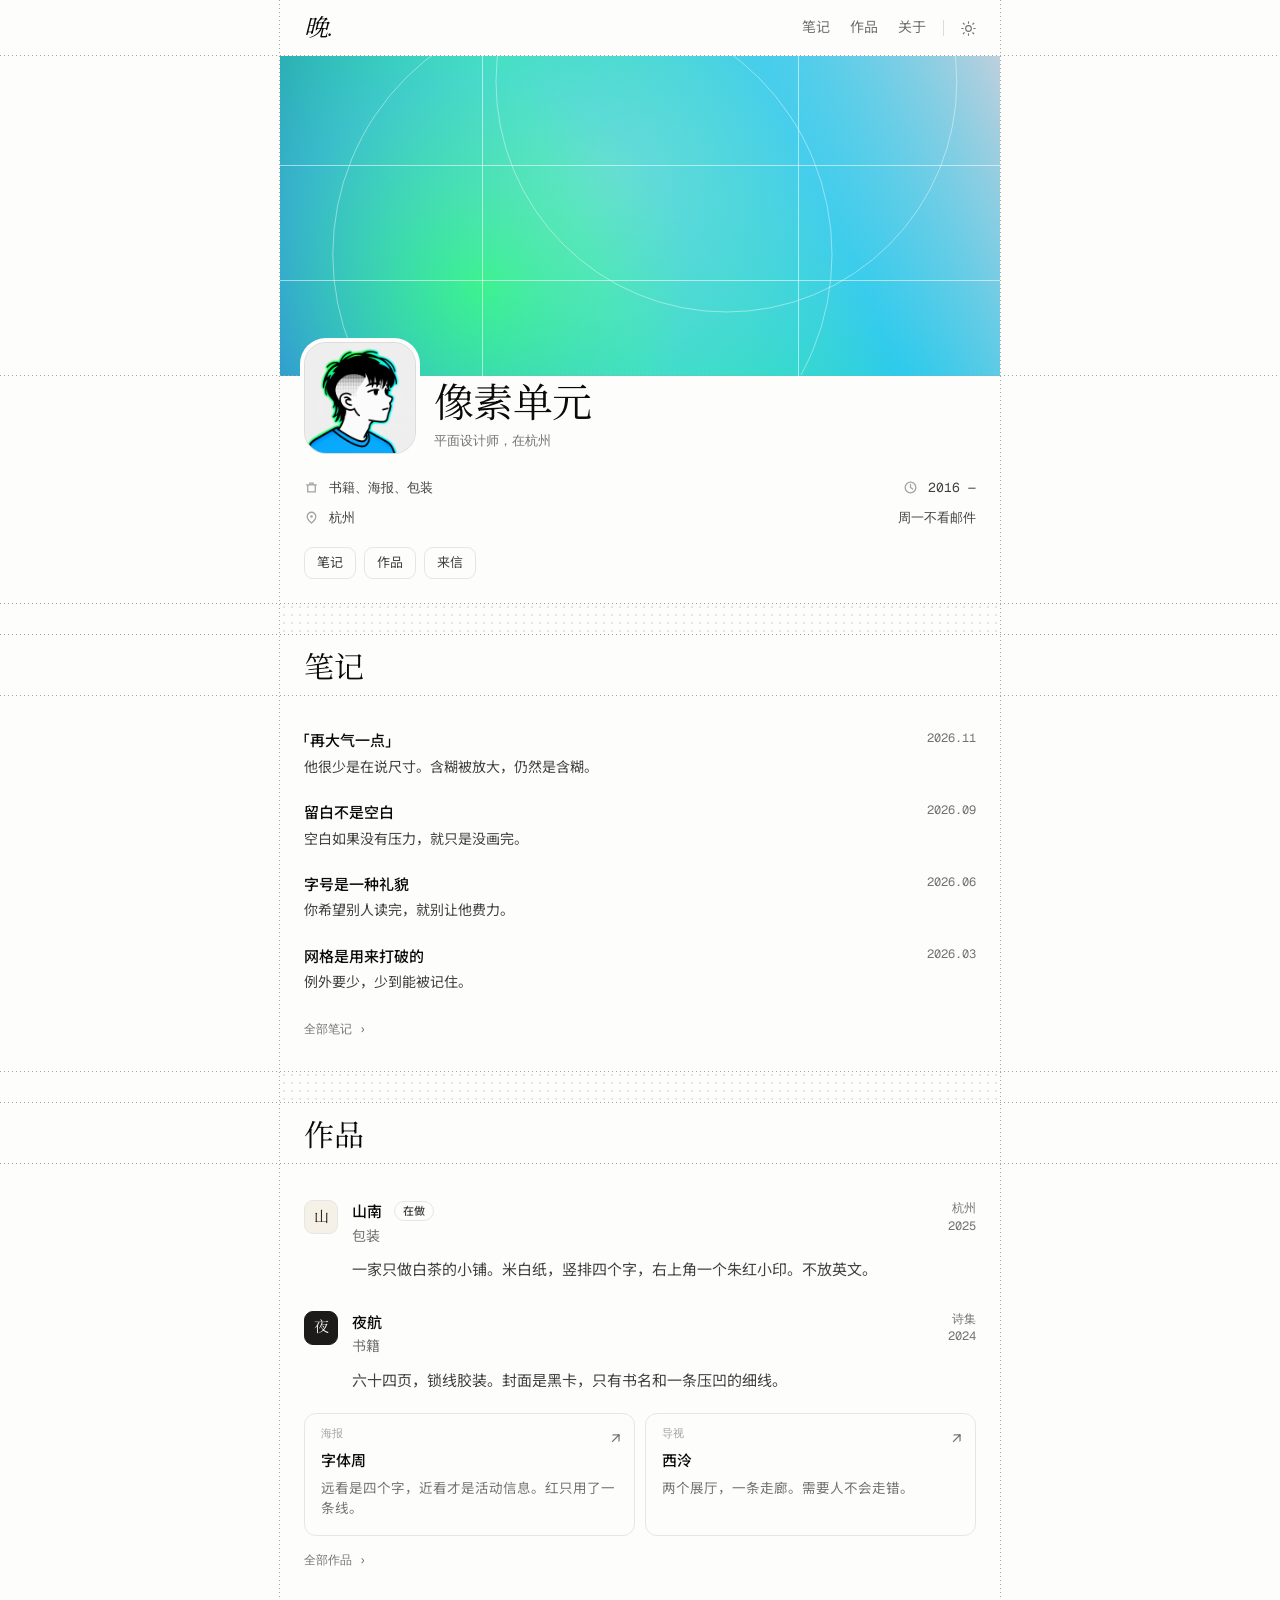
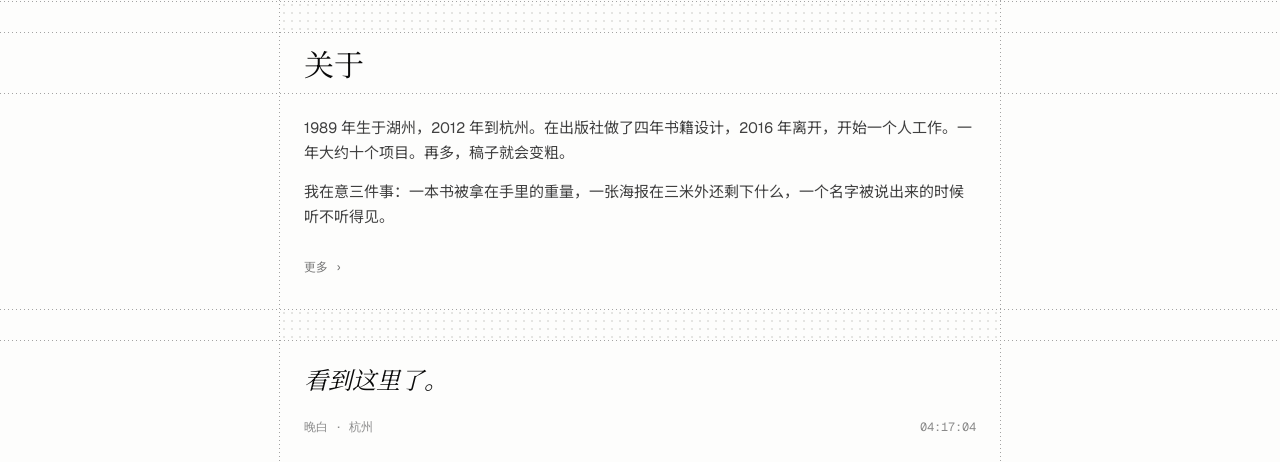
<file: index.html>
<!DOCTYPE html>
<html lang="zh-Hans">
<head>
  <meta charset="UTF-8">
  <meta name="viewport" content="width=device-width, initial-scale=1">
  <title>像素单元</title>
  <meta name="description" content="周晚白的平面设计笔记。做书、海报，和一些不需要大声说话的品牌。">
  <meta name="theme-color" content="#fdfdfc">
  <link rel="icon" href="img/favicon.png" type="image/png">
  <link rel="preconnect" href="https://fonts.googleapis.com">
  <link rel="preconnect" href="https://fonts.gstatic.com" crossorigin>
  <link rel="stylesheet" href="https://fonts.googleapis.com/css2?family=Geist:wght@400;500;600&family=Geist+Mono:wght@400;500&family=Instrument+Serif:ital@0;1&family=Noto+Sans+SC:wght@400;500&family=Noto+Serif+SC:wght@400;600&display=swap">
  <link rel="stylesheet" href="css/style.css?v=104">
  <script>try{if(localStorage.getItem("theme")==="dark")document.documentElement.setAttribute("data-theme","dark")}catch(e){}</script>
</head>
<body>
  <a class="skip" href="#main">跳到正文</a>
  <div class="page">
    <header class="top wide">
      <a class="mark" href="index.html">晚.</a>
      <div class="bar-right">
        <button class="nav-toggle" type="button" aria-expanded="false" aria-controls="site-nav">菜单</button>
        <nav class="nav" id="site-nav">
          <a href="notes.html">笔记</a>
          <a href="work.html">作品</a>
          <a href="about.html">关于</a>
        </nav>
        <span class="nav-sep" aria-hidden="true"></span>
        <button class="theme" type="button" aria-label="切换深色模式">
          <svg class="sun" viewBox="0 0 24 24" aria-hidden="true"><circle cx="12" cy="12" r="4"/><path d="M12 2.5v2M12 19.5v2M4.6 4.6l1.4 1.4M18 18l1.4 1.4M2.5 12h2M19.5 12h2M4.6 19.4 6 18M18 6l1.4-1.4"/></svg>
          <svg class="moon" viewBox="0 0 24 24" aria-hidden="true"><path d="M20 14.5A8 8 0 0 1 9.5 4a8 8 0 1 0 10.5 10.5z"/></svg>
        </button>
      </div>
      <span class="nav-progress" data-progress aria-hidden="true"></span>
    </header>

    <main id="main">
      <figure class="cover wide">
        <div class="cover-frame">
          <canvas class="cover-canvas" aria-label="蓝绿渐变。鼠标移动时，颜色会跟着散开。"></canvas>
        </div>
      </figure>

      <section class="profile">
        <div class="avatar">
          <img src="img/avatar.jpg" alt="像素单元" width="112" height="112">
        </div>
        <div class="who">
          <h1>像素单元</h1>
          <p class="role">平面设计师，在杭州</p>
        </div>
      </section>

      <ul class="facts">
        <li>
          <svg width="14" height="14" viewBox="0 0 14 14" aria-hidden="true"><path d="M2 4.5h10M3.5 4.5V11h7V4.5M5.5 4.5V3h3v1.5" fill="none" stroke="currentColor" stroke-width="1.2"/></svg>
          书籍、海报、包装
        </li>
        <li class="end">
          <svg width="14" height="14" viewBox="0 0 14 14" aria-hidden="true"><circle cx="7" cy="7" r="5" fill="none" stroke="currentColor" stroke-width="1.2"/><path d="M7 4.2V7l2 1.4" fill="none" stroke="currentColor" stroke-width="1.2" stroke-linecap="round"/></svg>
          2016 —
        </li>
        <li>
          <svg width="14" height="14" viewBox="0 0 14 14" aria-hidden="true"><path d="M7 12.2s4-3.3 4-6.1A4 4 0 0 0 3 6.1c0 2.8 4 6.1 4 6.1z" fill="none" stroke="currentColor" stroke-width="1.2"/><circle cx="7" cy="6" r="1.2" fill="currentColor"/></svg>
          杭州
        </li>
        <li class="end">周一不看邮件</li>
      </ul>

      <div class="pills">
        <a class="pill" href="notes.html">笔记</a>
        <a class="pill" href="work.html">作品</a>
        <a class="pill" href="about.html#letter">来信</a>
      </div>

      <div class="band" aria-hidden="true"></div>
      <section class="sec" id="notes">
        <header class="sec-head wide"><h2>笔记</h2></header>
        <div class="sec-body">
          <a class="note-row" href="notes/louder.html">
            <span class="note-title">「再大气一点」</span>
            <time class="note-meta" datetime="2026-11-02">2026.11</time>
            <span class="note-excerpt">他很少是在说尺寸。含糊被放大，仍然是含糊。</span>
          </a>
          <a class="note-row" href="notes/blank.html">
            <span class="note-title">留白不是空白</span>
            <time class="note-meta" datetime="2026-09-18">2026.09</time>
            <span class="note-excerpt">空白如果没有压力，就只是没画完。</span>
          </a>
          <a class="note-row" href="notes/size.html">
            <span class="note-title">字号是一种礼貌</span>
            <time class="note-meta" datetime="2026-06-04">2026.06</time>
            <span class="note-excerpt">你希望别人读完，就别让他费力。</span>
          </a>
          <a class="note-row" href="notes/grid.html">
            <span class="note-title">网格是用来打破的</span>
            <time class="note-meta" datetime="2026-03-21">2026.03</time>
            <span class="note-excerpt">例外要少，少到能被记住。</span>
          </a>
          <a class="more" href="notes.html">全部笔记 ›</a>
        </div>
      </section>

      <div class="band" aria-hidden="true"></div>
      <section class="sec" id="work">
        <header class="sec-head wide"><h2>作品</h2></header>
        <div class="sec-body">
          <article class="job">
            <span class="swatch swatch-tea" aria-hidden="true">山</span>
            <div>
              <h3>山南 <span class="status">在做</span></h3>
              <p class="job-role">包装</p>
            </div>
            <p class="job-when">杭州<br>2025</p>
            <p class="job-copy">一家只做白茶的小铺。米白纸，竖排四个字，右上角一个朱红小印。不放英文。</p>
          </article>
          <article class="job">
            <span class="swatch swatch-night" aria-hidden="true">夜</span>
            <div>
              <h3>夜航</h3>
              <p class="job-role">书籍</p>
            </div>
            <p class="job-when">诗集<br>2024</p>
            <p class="job-copy">六十四页，锁线胶装。封面是黑卡，只有书名和一条压凹的细线。</p>
          </article>
          <div class="cards">
            <a class="card" href="work/typeweek.html">
              <span class="card-arrow" aria-hidden="true">↗</span>
              <span class="card-kicker">海报</span>
              <h3>字体周</h3>
              <p>远看是四个字，近看才是活动信息。红只用了一条线。</p>
            </a>
            <a class="card" href="work/xiling.html">
              <span class="card-arrow" aria-hidden="true">↗</span>
              <span class="card-kicker">导视</span>
              <h3>西泠</h3>
              <p>两个展厅，一条走廊。需要人不会走错。</p>
            </a>
          </div>
          <a class="more" href="work.html">全部作品 ›</a>
        </div>
      </section>

      <div class="band" aria-hidden="true"></div>
      <section class="sec" id="about">
        <header class="sec-head wide"><h2>关于</h2></header>
        <div class="sec-body prose">
          <p>1989 年生于湖州，2012 年到杭州。在出版社做了四年书籍设计，2016 年离开，开始一个人工作。一年大约十个项目。再多，稿子就会变粗。</p>
          <p>我在意三件事：一本书被拿在手里的重量，一张海报在三米外还剩下什么，一个名字被说出来的时候听不听得见。</p>
          <a class="more" href="about.html">更多 ›</a>
        </div>
      </section>
    </main>

    <footer class="foot">
      <div class="band" aria-hidden="true"></div>
      <p class="end-hi">看到这里了。</p>
      <div class="foot-row">
        <span>晚白 · 杭州</span>
        <time id="clock"></time>
      </div>
    </footer>
  </div>
  <script src="js/cover.js?v=104"></script>
  <script src="js/site.js"></script>
</body>
</html>
</file>
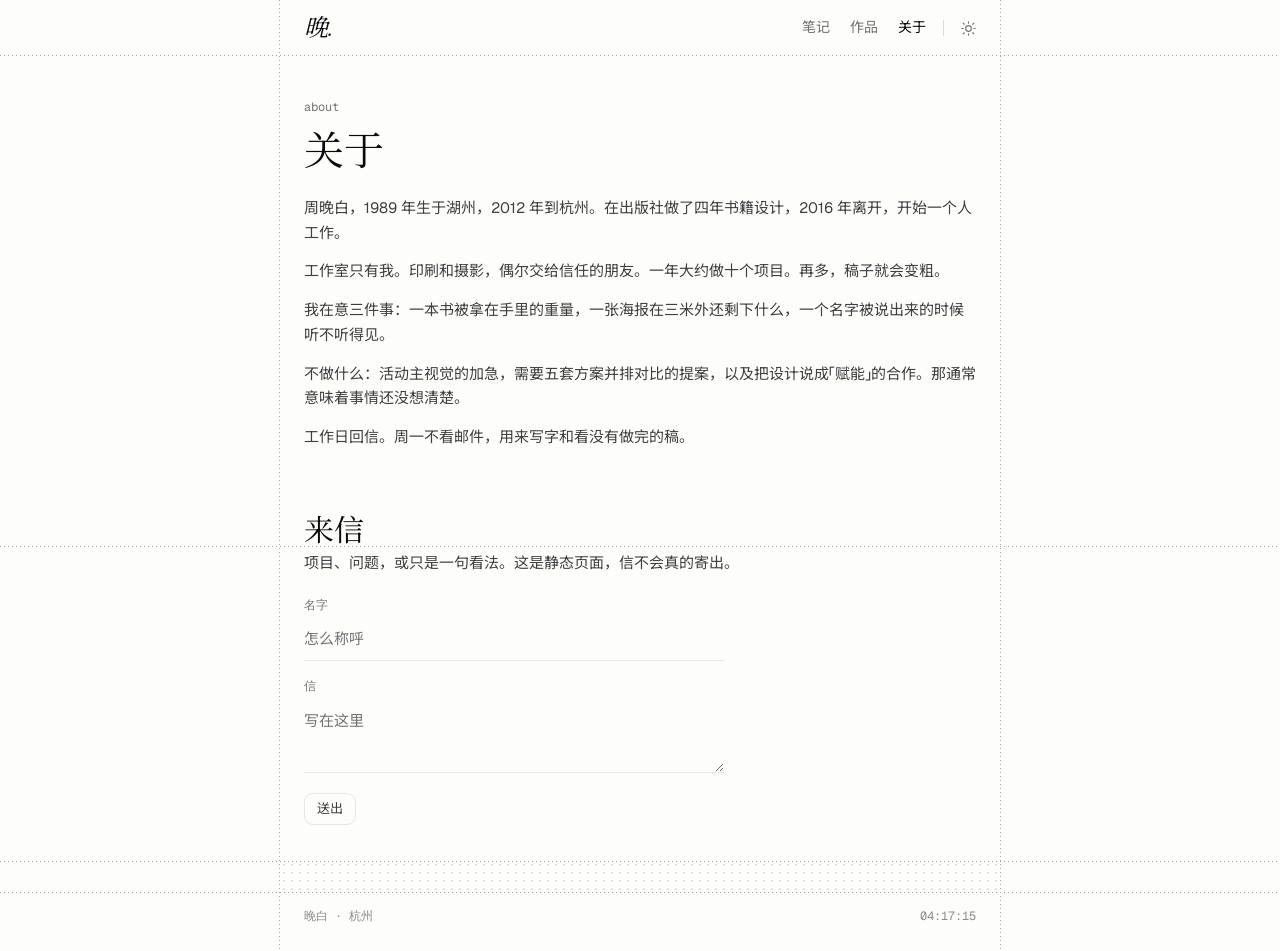
<file: about.html>
<!DOCTYPE html>
<html lang="zh-Hans">
<head>
  <meta charset="UTF-8">
  <meta name="viewport" content="width=device-width, initial-scale=1">
  <title>关于 — 晚白</title>
  <meta name="description" content="周晚白，平面设计师，2016 年起在杭州独立工作。">
  <meta name="theme-color" content="#fdfdfc">
  <link rel="icon" href="img/favicon.png" type="image/png">
  <link rel="preconnect" href="https://fonts.googleapis.com">
  <link rel="preconnect" href="https://fonts.gstatic.com" crossorigin>
  <link rel="stylesheet" href="https://fonts.googleapis.com/css2?family=Geist:wght@400;500;600&family=Geist+Mono:wght@400;500&family=Instrument+Serif:ital@0;1&family=Noto+Sans+SC:wght@400;500&family=Noto+Serif+SC:wght@400;600&display=swap">
  <link rel="stylesheet" href="css/style.css?v=94">
  <script>try{if(localStorage.getItem("theme")==="dark")document.documentElement.setAttribute("data-theme","dark")}catch(e){}</script>
</head>
<body>
  <a class="skip" href="#main">跳到正文</a>
  <div class="page">
    <header class="top wide">
      <a class="mark" href="index.html">晚.</a>
      <div class="bar-right">
        <button class="nav-toggle" type="button" aria-expanded="false" aria-controls="site-nav">菜单</button>
        <nav class="nav" id="site-nav">
          <a href="notes.html">笔记</a>
          <a href="work.html">作品</a>
          <a href="about.html" aria-current="page">关于</a>
        </nav>
        <span class="nav-sep" aria-hidden="true"></span>
        <button class="theme" type="button" aria-label="切换深色模式">
          <svg class="sun" viewBox="0 0 24 24" aria-hidden="true"><circle cx="12" cy="12" r="4"/><path d="M12 2.5v2M12 19.5v2M4.6 4.6l1.4 1.4M18 18l1.4 1.4M2.5 12h2M19.5 12h2M4.6 19.4 6 18M18 6l1.4-1.4"/></svg>
          <svg class="moon" viewBox="0 0 24 24" aria-hidden="true"><path d="M20 14.5A8 8 0 0 1 9.5 4a8 8 0 1 0 10.5 10.5z"/></svg>
        </button>
      </div>
      <span class="nav-progress" data-progress aria-hidden="true"></span>
    </header>

  <main id="main">
    <div class="sheet">
      <p class="kicker">about</p>
      <h1>关于</h1>
      <div class="sec-body prose">
        <p>周晚白，1989 年生于湖州，2012 年到杭州。在出版社做了四年书籍设计，2016 年离开，开始一个人工作。</p>
        <p>工作室只有我。印刷和摄影，偶尔交给信任的朋友。一年大约做十个项目。再多，稿子就会变粗。</p>
        <p>我在意三件事：一本书被拿在手里的重量，一张海报在三米外还剩下什么，一个名字被说出来的时候听不听得见。</p>
        <p>不做什么：活动主视觉的加急，需要五套方案并排对比的提案，以及把设计说成「赋能」的合作。那通常意味着事情还没想清楚。</p>
        <p>工作日回信。周一不看邮件，用来写字和看没有做完的稿。</p>
      </div>

      <section class="sec" id="letter">
        <header class="sec-head wide"><h2>来信</h2></header>
        <div class="sec-body">
          <p style="color:var(--prose);margin:0 0 8px">项目、问题，或只是一句看法。这是静态页面，信不会真的寄出。</p>
          <form class="letter-form">
            <label for="name">名字</label>
            <input id="name" name="name" type="text" required autocomplete="name" placeholder="怎么称呼">
            <label for="letter">信</label>
            <textarea id="letter" name="letter" required placeholder="写在这里"></textarea>
            <button class="pill" type="submit" style="margin-top:16px">送出</button>
            <p class="form-done" hidden>记下了。信留在你的浏览器里。</p>
          </form>
        </div>
      </section>
    </div>
  </main>

    <footer class="foot">
      <div class="band" aria-hidden="true"></div>
      <div class="foot-row">
        <span>晚白 · 杭州</span>
        <time id="clock"></time>
      </div>
    </footer>
  </div>
  <script src="js/site.js"></script>
</body>
</html>
</file>
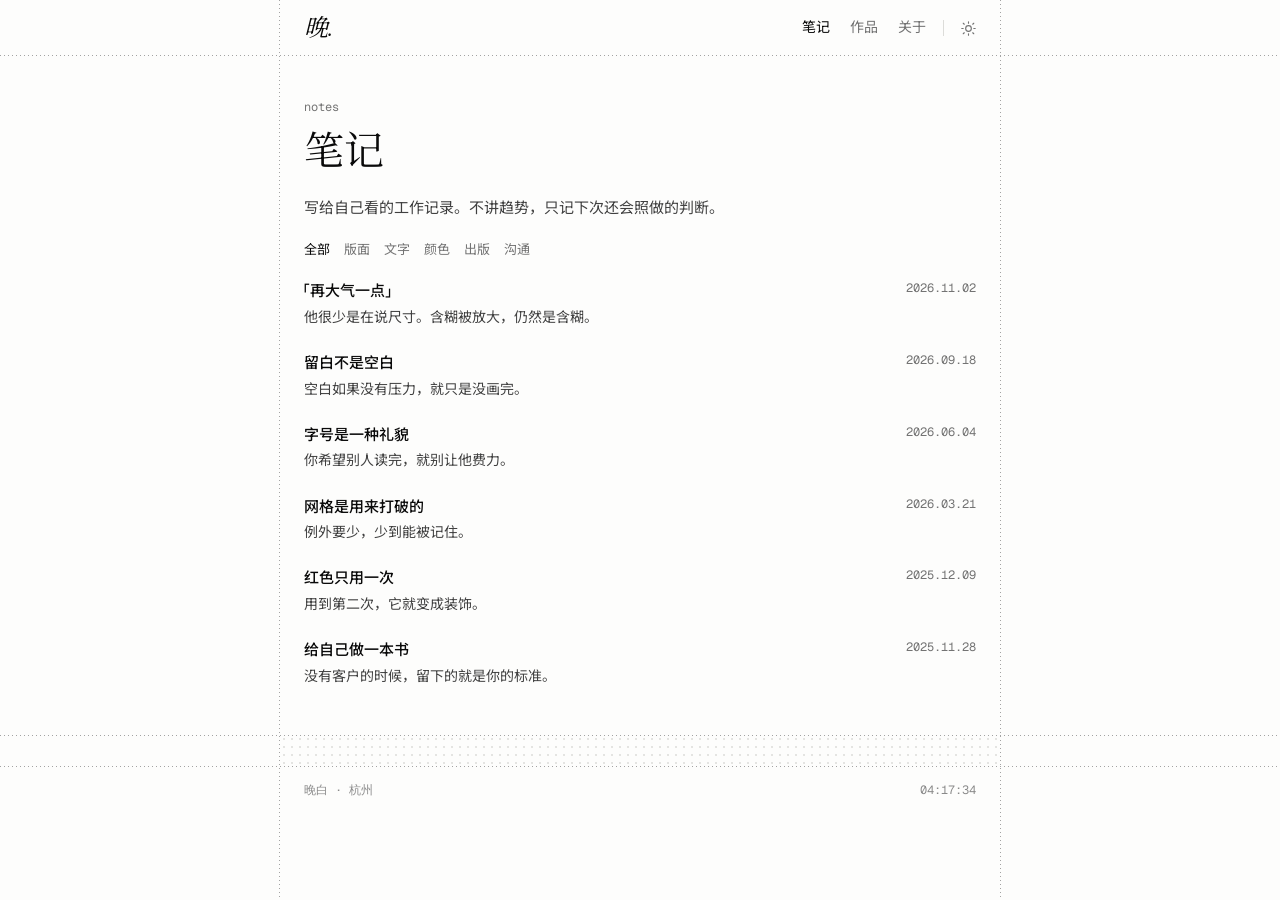
<file: notes.html>
<!DOCTYPE html>
<html lang="zh-Hans">
<head>
  <meta charset="UTF-8">
  <meta name="viewport" content="width=device-width, initial-scale=1">
  <title>笔记 — 晚白</title>
  <meta name="description" content="周晚白的设计笔记：版面、文字、颜色、出版。">
  <meta name="theme-color" content="#fdfdfc">
  <link rel="icon" href="img/favicon.png" type="image/png">
  <link rel="preconnect" href="https://fonts.googleapis.com">
  <link rel="preconnect" href="https://fonts.gstatic.com" crossorigin>
  <link rel="stylesheet" href="https://fonts.googleapis.com/css2?family=Geist:wght@400;500;600&family=Geist+Mono:wght@400;500&family=Instrument+Serif:ital@0;1&family=Noto+Sans+SC:wght@400;500&family=Noto+Serif+SC:wght@400;600&display=swap">
  <link rel="stylesheet" href="css/style.css?v=94">
  <script>try{if(localStorage.getItem("theme")==="dark")document.documentElement.setAttribute("data-theme","dark")}catch(e){}</script>
</head>
<body>
  <a class="skip" href="#main">跳到正文</a>
  <div class="page">
    <header class="top wide">
      <a class="mark" href="index.html">晚.</a>
      <div class="bar-right">
        <button class="nav-toggle" type="button" aria-expanded="false" aria-controls="site-nav">菜单</button>
        <nav class="nav" id="site-nav">
          <a href="notes.html" aria-current="page">笔记</a>
          <a href="work.html">作品</a>
          <a href="about.html">关于</a>
        </nav>
        <span class="nav-sep" aria-hidden="true"></span>
        <button class="theme" type="button" aria-label="切换深色模式">
          <svg class="sun" viewBox="0 0 24 24" aria-hidden="true"><circle cx="12" cy="12" r="4"/><path d="M12 2.5v2M12 19.5v2M4.6 4.6l1.4 1.4M18 18l1.4 1.4M2.5 12h2M19.5 12h2M4.6 19.4 6 18M18 6l1.4-1.4"/></svg>
          <svg class="moon" viewBox="0 0 24 24" aria-hidden="true"><path d="M20 14.5A8 8 0 0 1 9.5 4a8 8 0 1 0 10.5 10.5z"/></svg>
        </button>
      </div>
      <span class="nav-progress" data-progress aria-hidden="true"></span>
    </header>

  <main id="main">
    <div class="sheet">
      <p class="kicker">notes</p>
      <h1>笔记</h1>
      <div class="sec-body">
        <p class="prose" style="color:var(--prose);margin:0 0 18px">写给自己看的工作记录。不讲趋势，只记下次还会照做的判断。</p>
        <div class="filters" role="toolbar" aria-label="按主题筛选">
          <button type="button" data-filter="all" class="is-active">全部</button>
          <button type="button" data-filter="layout">版面</button>
          <button type="button" data-filter="type">文字</button>
          <button type="button" data-filter="color">颜色</button>
          <button type="button" data-filter="print">出版</button>
          <button type="button" data-filter="talk">沟通</button>
        </div>
        <a class="note-row" href="notes/louder.html" data-topic="talk">
          <span class="note-title">「再大气一点」</span>
          <time class="note-meta" datetime="2026-11-02">2026.11.02</time>
          <span class="note-excerpt">他很少是在说尺寸。含糊被放大，仍然是含糊。</span>
        </a>
        <a class="note-row" href="notes/blank.html" data-topic="layout">
          <span class="note-title">留白不是空白</span>
          <time class="note-meta" datetime="2026-09-18">2026.09.18</time>
          <span class="note-excerpt">空白如果没有压力，就只是没画完。</span>
        </a>
        <a class="note-row" href="notes/size.html" data-topic="type">
          <span class="note-title">字号是一种礼貌</span>
          <time class="note-meta" datetime="2026-06-04">2026.06.04</time>
          <span class="note-excerpt">你希望别人读完，就别让他费力。</span>
        </a>
        <a class="note-row" href="notes/grid.html" data-topic="layout">
          <span class="note-title">网格是用来打破的</span>
          <time class="note-meta" datetime="2026-03-21">2026.03.21</time>
          <span class="note-excerpt">例外要少，少到能被记住。</span>
        </a>
        <a class="note-row" href="notes/red.html" data-topic="color">
          <span class="note-title">红色只用一次</span>
          <time class="note-meta" datetime="2025-12-09">2025.12.09</time>
          <span class="note-excerpt">用到第二次，它就变成装饰。</span>
        </a>
        <a class="note-row" href="notes/book.html" data-topic="print">
          <span class="note-title">给自己做一本书</span>
          <time class="note-meta" datetime="2025-11-28">2025.11.28</time>
          <span class="note-excerpt">没有客户的时候，留下的就是你的标准。</span>
        </a>
        <p class="empty-note" hidden>这个主题下还没有笔记。</p>
      </div>
    </div>
  </main>

    <footer class="foot">
      <div class="band" aria-hidden="true"></div>
      <div class="foot-row">
        <span>晚白 · 杭州</span>
        <time id="clock"></time>
      </div>
    </footer>
  </div>
  <script src="js/site.js"></script>
</body>
</html>
</file>
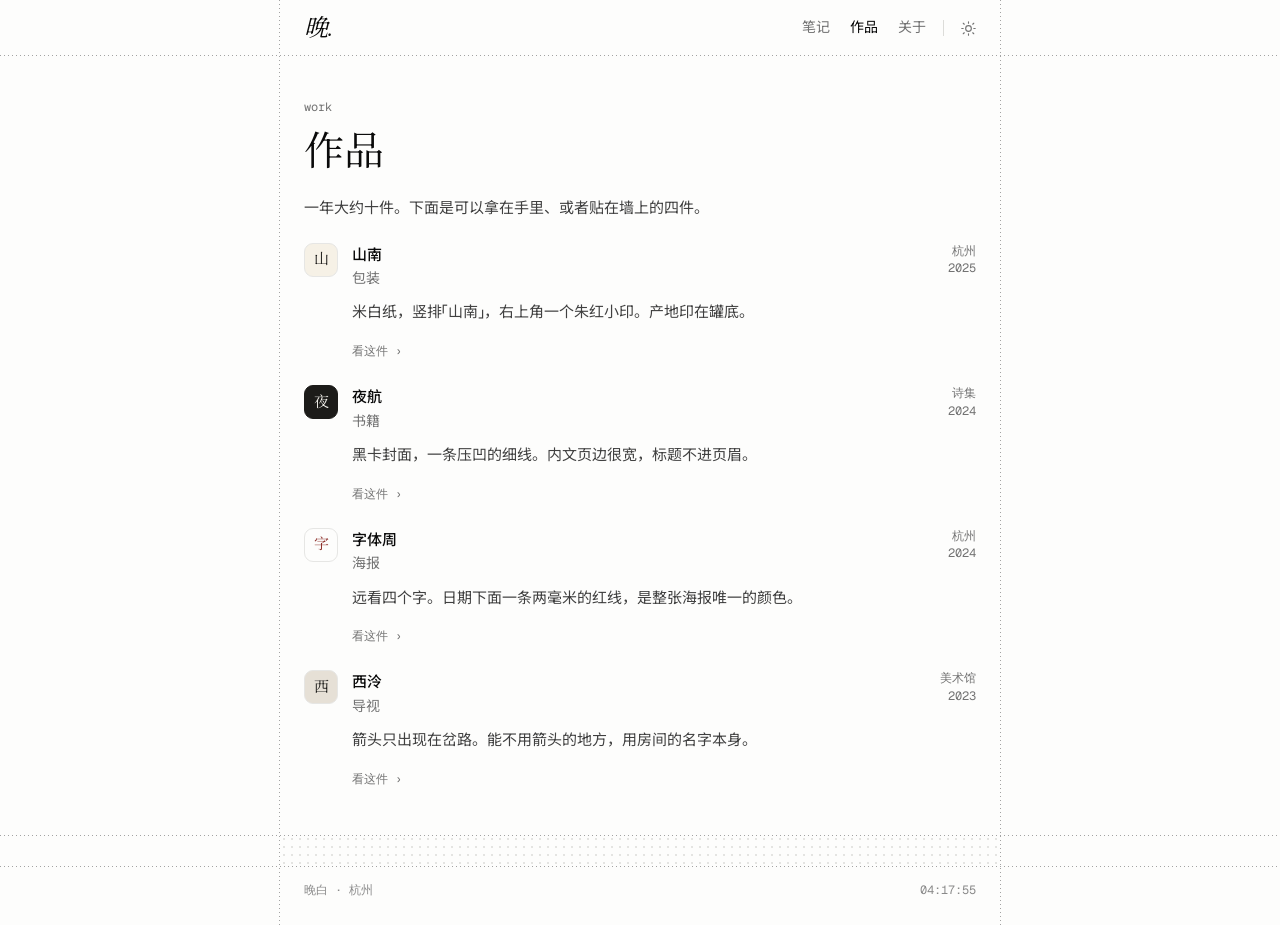
<file: work.html>
<!DOCTYPE html>
<html lang="zh-Hans">
<head>
  <meta charset="UTF-8">
  <meta name="viewport" content="width=device-width, initial-scale=1">
  <title>作品 — 晚白</title>
  <meta name="description" content="周晚白的平面设计作品：包装、书籍、海报、导视。">
  <meta name="theme-color" content="#fdfdfc">
  <link rel="icon" href="img/favicon.png" type="image/png">
  <link rel="preconnect" href="https://fonts.googleapis.com">
  <link rel="preconnect" href="https://fonts.gstatic.com" crossorigin>
  <link rel="stylesheet" href="https://fonts.googleapis.com/css2?family=Geist:wght@400;500;600&family=Geist+Mono:wght@400;500&family=Instrument+Serif:ital@0;1&family=Noto+Sans+SC:wght@400;500&family=Noto+Serif+SC:wght@400;600&display=swap">
  <link rel="stylesheet" href="css/style.css?v=94">
  <script>try{if(localStorage.getItem("theme")==="dark")document.documentElement.setAttribute("data-theme","dark")}catch(e){}</script>
</head>
<body>
  <a class="skip" href="#main">跳到正文</a>
  <div class="page">
    <header class="top wide">
      <a class="mark" href="index.html">晚.</a>
      <div class="bar-right">
        <button class="nav-toggle" type="button" aria-expanded="false" aria-controls="site-nav">菜单</button>
        <nav class="nav" id="site-nav">
          <a href="notes.html">笔记</a>
          <a href="work.html" aria-current="page">作品</a>
          <a href="about.html">关于</a>
        </nav>
        <span class="nav-sep" aria-hidden="true"></span>
        <button class="theme" type="button" aria-label="切换深色模式">
          <svg class="sun" viewBox="0 0 24 24" aria-hidden="true"><circle cx="12" cy="12" r="4"/><path d="M12 2.5v2M12 19.5v2M4.6 4.6l1.4 1.4M18 18l1.4 1.4M2.5 12h2M19.5 12h2M4.6 19.4 6 18M18 6l1.4-1.4"/></svg>
          <svg class="moon" viewBox="0 0 24 24" aria-hidden="true"><path d="M20 14.5A8 8 0 0 1 9.5 4a8 8 0 1 0 10.5 10.5z"/></svg>
        </button>
      </div>
      <span class="nav-progress" data-progress aria-hidden="true"></span>
    </header>

  <main id="main">
    <div class="sheet">
      <p class="kicker">work</p>
      <h1>作品</h1>
      <div class="sec-body">
        <p style="color:var(--prose);margin:0 0 8px">一年大约十件。下面是可以拿在手里、或者贴在墙上的四件。</p>
        <article class="job">
          <span class="swatch swatch-tea" aria-hidden="true">山</span>
          <div>
            <h3><a href="work/shannan.html">山南</a></h3>
            <p class="job-role">包装</p>
          </div>
          <p class="job-when">杭州<br>2025</p>
          <p class="job-copy">米白纸，竖排「山南」，右上角一个朱红小印。产地印在罐底。</p>
          <a class="more" href="work/shannan.html">看这件 ›</a>
        </article>
        <article class="job">
          <span class="swatch swatch-night" aria-hidden="true">夜</span>
          <div>
            <h3><a href="work/night.html">夜航</a></h3>
            <p class="job-role">书籍</p>
          </div>
          <p class="job-when">诗集<br>2024</p>
          <p class="job-copy">黑卡封面，一条压凹的细线。内文页边很宽，标题不进页眉。</p>
          <a class="more" href="work/night.html">看这件 ›</a>
        </article>
        <article class="job">
          <span class="swatch swatch-type" aria-hidden="true">字</span>
          <div>
            <h3><a href="work/typeweek.html">字体周</a></h3>
            <p class="job-role">海报</p>
          </div>
          <p class="job-when">杭州<br>2024</p>
          <p class="job-copy">远看四个字。日期下面一条两毫米的红线，是整张海报唯一的颜色。</p>
          <a class="more" href="work/typeweek.html">看这件 ›</a>
        </article>
        <article class="job">
          <span class="swatch swatch-way" aria-hidden="true">西</span>
          <div>
            <h3><a href="work/xiling.html">西泠</a></h3>
            <p class="job-role">导视</p>
          </div>
          <p class="job-when">美术馆<br>2023</p>
          <p class="job-copy">箭头只出现在岔路。能不用箭头的地方，用房间的名字本身。</p>
          <a class="more" href="work/xiling.html">看这件 ›</a>
        </article>
      </div>
    </div>
  </main>

    <footer class="foot">
      <div class="band" aria-hidden="true"></div>
      <div class="foot-row">
        <span>晚白 · 杭州</span>
        <time id="clock"></time>
      </div>
    </footer>
  </div>
  <script src="js/site.js"></script>
</body>
</html>
</file>
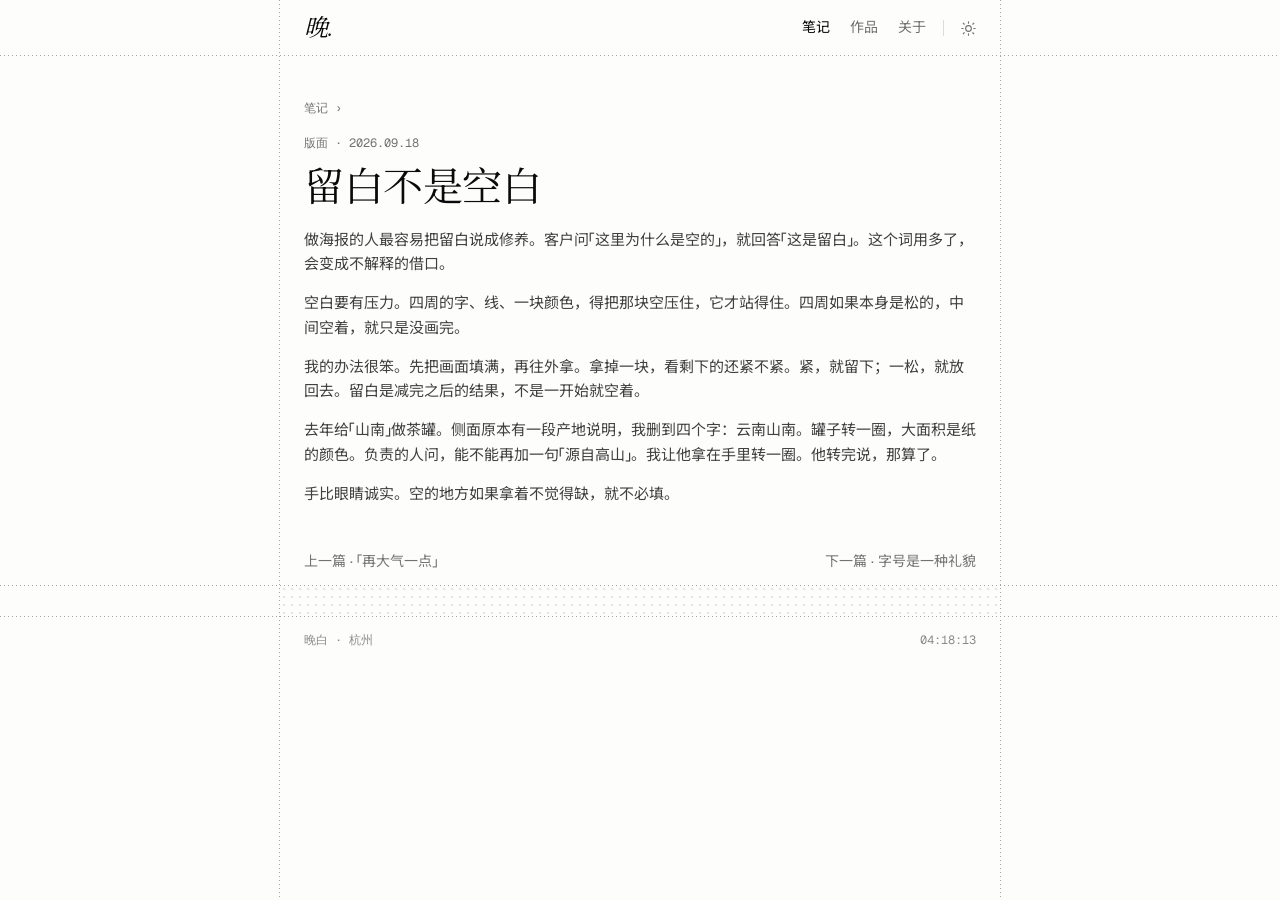
<file: notes/blank.html>
<!DOCTYPE html>
<html lang="zh-Hans">
<head>
  <meta charset="UTF-8">
  <meta name="viewport" content="width=device-width, initial-scale=1">
  <title>留白不是空白 — 晚白</title>
  <meta name="description" content="空白要有压力。四周如果是松的，中间空着就只是没画完。">
  <meta name="theme-color" content="#fdfdfc">
  <link rel="icon" href="../img/favicon.png" type="image/png">
  <link rel="preconnect" href="https://fonts.googleapis.com">
  <link rel="preconnect" href="https://fonts.gstatic.com" crossorigin>
  <link rel="stylesheet" href="https://fonts.googleapis.com/css2?family=Geist:wght@400;500;600&family=Geist+Mono:wght@400;500&family=Instrument+Serif:ital@0;1&family=Noto+Sans+SC:wght@400;500&family=Noto+Serif+SC:wght@400;600&display=swap">
  <link rel="stylesheet" href="../css/style.css?v=94">
  <script>try{if(localStorage.getItem("theme")==="dark")document.documentElement.setAttribute("data-theme","dark")}catch(e){}</script>
</head>
<body>
  <a class="skip" href="#main">跳到正文</a>
  <div class="page">
    <header class="top wide">
      <a class="mark" href="../index.html">晚.</a>
      <div class="bar-right">
        <button class="nav-toggle" type="button" aria-expanded="false" aria-controls="site-nav">菜单</button>
        <nav class="nav" id="site-nav">
          <a href="../notes.html" aria-current="page">笔记</a>
          <a href="../work.html">作品</a>
          <a href="../about.html">关于</a>
        </nav>
        <span class="nav-sep" aria-hidden="true"></span>
        <button class="theme" type="button" aria-label="切换深色模式">
          <svg class="sun" viewBox="0 0 24 24" aria-hidden="true"><circle cx="12" cy="12" r="4"/><path d="M12 2.5v2M12 19.5v2M4.6 4.6l1.4 1.4M18 18l1.4 1.4M2.5 12h2M19.5 12h2M4.6 19.4 6 18M18 6l1.4-1.4"/></svg>
          <svg class="moon" viewBox="0 0 24 24" aria-hidden="true"><path d="M20 14.5A8 8 0 0 1 9.5 4a8 8 0 1 0 10.5 10.5z"/></svg>
        </button>
      </div>
      <span class="nav-progress" data-progress aria-hidden="true"></span>
    </header>
  <main id="main">
    <article class="sheet">
      <a class="more" href="../notes.html">笔记 ›</a>
      <p class="kicker">版面 · 2026.09.18</p>
      <h1>留白不是空白</h1>
      <div class="prose">
        <p>做海报的人最容易把留白说成修养。客户问「这里为什么是空的」，就回答「这是留白」。这个词用多了，会变成不解释的借口。</p>
        <p>空白要有压力。四周的字、线、一块颜色，得把那块空压住，它才站得住。四周如果本身是松的，中间空着，就只是没画完。</p>
        <p>我的办法很笨。先把画面填满，再往外拿。拿掉一块，看剩下的还紧不紧。紧，就留下；一松，就放回去。留白是减完之后的结果，不是一开始就空着。</p>
        <p>去年给「山南」做茶罐。侧面原本有一段产地说明，我删到四个字：云南山南。罐子转一圈，大面积是纸的颜色。负责的人问，能不能再加一句「源自高山」。我让他拿在手里转一圈。他转完说，那算了。</p>
        <p>手比眼睛诚实。空的地方如果拿着不觉得缺，就不必填。</p>
      </div>
      <nav class="pager" aria-label="相邻笔记">
        <a href="louder.html">上一篇 · 「再大气一点」</a>
        <a href="size.html">下一篇 · 字号是一种礼貌</a>
      </nav>
    </article>
  </main>
    <footer class="foot">
      <div class="band" aria-hidden="true"></div>
      <div class="foot-row">
        <span>晚白 · 杭州</span>
        <time id="clock"></time>
      </div>
    </footer>
  </div>
  <script src="../js/site.js"></script>
</body>
</html>
</file>
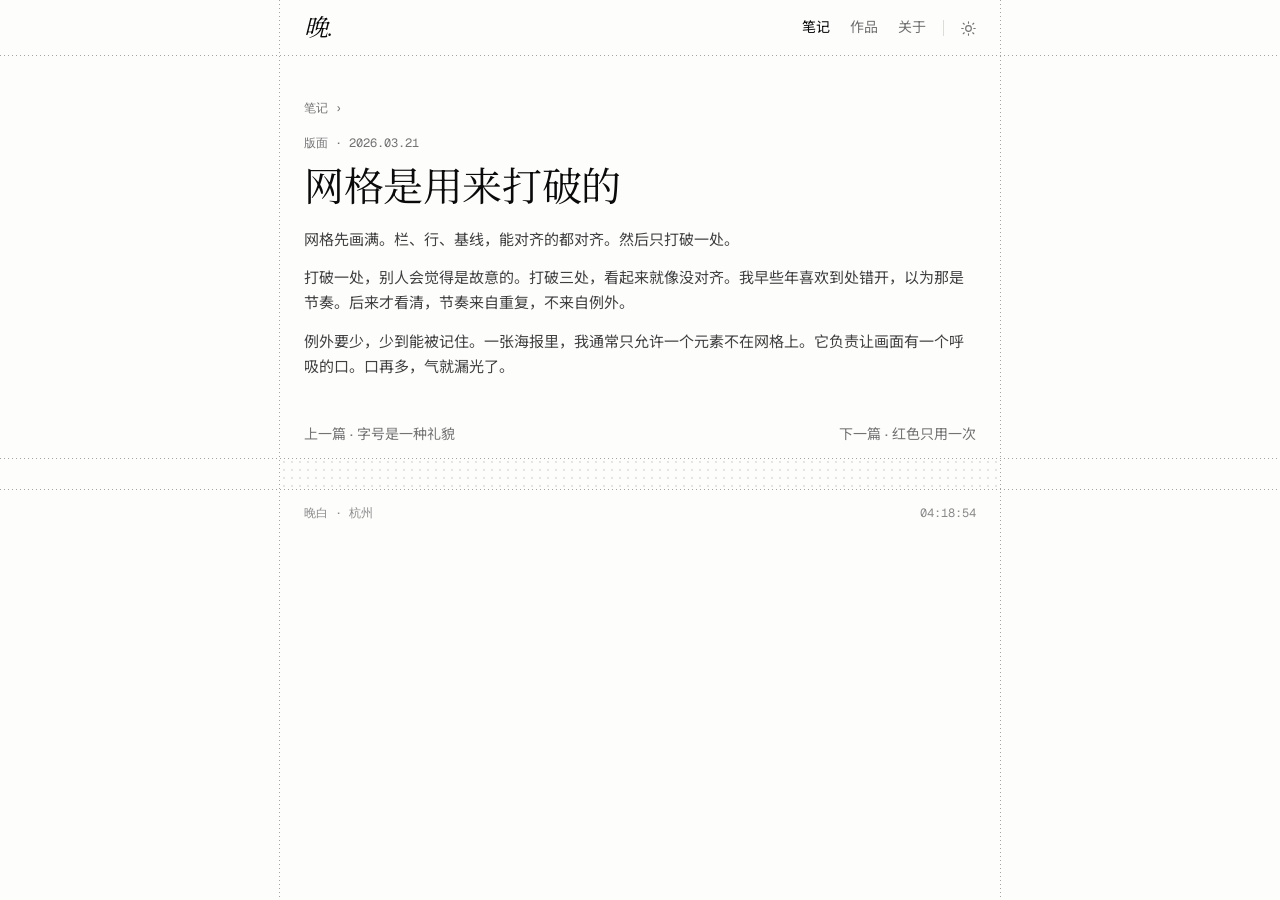
<file: notes/grid.html>
<!DOCTYPE html>
<html lang="zh-Hans">
<head>
  <meta charset="UTF-8">
  <meta name="viewport" content="width=device-width, initial-scale=1">
  <title>网格是用来打破的 — 晚白</title>
  <meta name="description" content="网格先画满，然后只打破一处。例外要少，少到能被记住。">
  <meta name="theme-color" content="#fdfdfc">
  <link rel="icon" href="../img/favicon.png" type="image/png">
  <link rel="preconnect" href="https://fonts.googleapis.com">
  <link rel="preconnect" href="https://fonts.gstatic.com" crossorigin>
  <link rel="stylesheet" href="https://fonts.googleapis.com/css2?family=Geist:wght@400;500;600&family=Geist+Mono:wght@400;500&family=Instrument+Serif:ital@0;1&family=Noto+Sans+SC:wght@400;500&family=Noto+Serif+SC:wght@400;600&display=swap">
  <link rel="stylesheet" href="../css/style.css?v=94">
  <script>try{if(localStorage.getItem("theme")==="dark")document.documentElement.setAttribute("data-theme","dark")}catch(e){}</script>
</head>
<body>
  <a class="skip" href="#main">跳到正文</a>
  <div class="page">
    <header class="top wide">
      <a class="mark" href="../index.html">晚.</a>
      <div class="bar-right">
        <button class="nav-toggle" type="button" aria-expanded="false" aria-controls="site-nav">菜单</button>
        <nav class="nav" id="site-nav">
          <a href="../notes.html" aria-current="page">笔记</a>
          <a href="../work.html">作品</a>
          <a href="../about.html">关于</a>
        </nav>
        <span class="nav-sep" aria-hidden="true"></span>
        <button class="theme" type="button" aria-label="切换深色模式">
          <svg class="sun" viewBox="0 0 24 24" aria-hidden="true"><circle cx="12" cy="12" r="4"/><path d="M12 2.5v2M12 19.5v2M4.6 4.6l1.4 1.4M18 18l1.4 1.4M2.5 12h2M19.5 12h2M4.6 19.4 6 18M18 6l1.4-1.4"/></svg>
          <svg class="moon" viewBox="0 0 24 24" aria-hidden="true"><path d="M20 14.5A8 8 0 0 1 9.5 4a8 8 0 1 0 10.5 10.5z"/></svg>
        </button>
      </div>
      <span class="nav-progress" data-progress aria-hidden="true"></span>
    </header>
  <main id="main">
    <article class="sheet">
      <a class="more" href="../notes.html">笔记 ›</a>
      <p class="kicker">版面 · 2026.03.21</p>
      <h1>网格是用来打破的</h1>
      <div class="prose">
        <p>网格先画满。栏、行、基线，能对齐的都对齐。然后只打破一处。</p>
        <p>打破一处，别人会觉得是故意的。打破三处，看起来就像没对齐。我早些年喜欢到处错开，以为那是节奏。后来才看清，节奏来自重复，不来自例外。</p>
        <p>例外要少，少到能被记住。一张海报里，我通常只允许一个元素不在网格上。它负责让画面有一个呼吸的口。口再多，气就漏光了。</p>
      </div>
      <nav class="pager" aria-label="相邻笔记">
        <a href="size.html">上一篇 · 字号是一种礼貌</a>
        <a href="red.html">下一篇 · 红色只用一次</a>
      </nav>
    </article>
  </main>
    <footer class="foot">
      <div class="band" aria-hidden="true"></div>
      <div class="foot-row">
        <span>晚白 · 杭州</span>
        <time id="clock"></time>
      </div>
    </footer>
  </div>
  <script src="../js/site.js"></script>
</body>
</html>
</file>
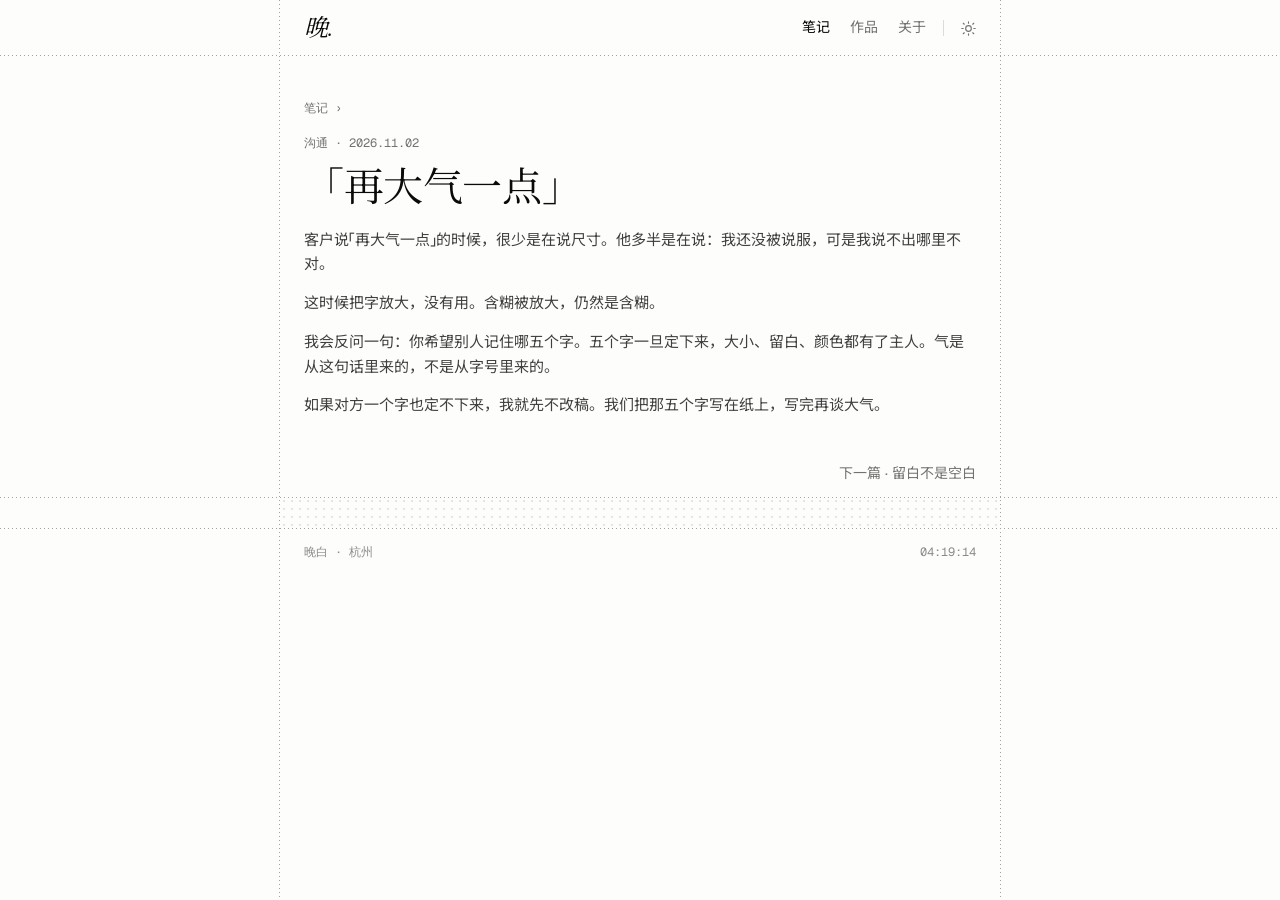
<file: notes/louder.html>
<!DOCTYPE html>
<html lang="zh-Hans">
<head>
  <meta charset="UTF-8">
  <meta name="viewport" content="width=device-width, initial-scale=1">
  <title>「再大气一点」 — 晚白</title>
  <meta name="description" content="客户说再大气一点的时候，很少是在说尺寸。">
  <meta name="theme-color" content="#fdfdfc">
  <link rel="icon" href="../img/favicon.png" type="image/png">
  <link rel="preconnect" href="https://fonts.googleapis.com">
  <link rel="preconnect" href="https://fonts.gstatic.com" crossorigin>
  <link rel="stylesheet" href="https://fonts.googleapis.com/css2?family=Geist:wght@400;500;600&family=Geist+Mono:wght@400;500&family=Instrument+Serif:ital@0;1&family=Noto+Sans+SC:wght@400;500&family=Noto+Serif+SC:wght@400;600&display=swap">
  <link rel="stylesheet" href="../css/style.css?v=94">
  <script>try{if(localStorage.getItem("theme")==="dark")document.documentElement.setAttribute("data-theme","dark")}catch(e){}</script>
</head>
<body>
  <a class="skip" href="#main">跳到正文</a>
  <div class="page">
    <header class="top wide">
      <a class="mark" href="../index.html">晚.</a>
      <div class="bar-right">
        <button class="nav-toggle" type="button" aria-expanded="false" aria-controls="site-nav">菜单</button>
        <nav class="nav" id="site-nav">
          <a href="../notes.html" aria-current="page">笔记</a>
          <a href="../work.html">作品</a>
          <a href="../about.html">关于</a>
        </nav>
        <span class="nav-sep" aria-hidden="true"></span>
        <button class="theme" type="button" aria-label="切换深色模式">
          <svg class="sun" viewBox="0 0 24 24" aria-hidden="true"><circle cx="12" cy="12" r="4"/><path d="M12 2.5v2M12 19.5v2M4.6 4.6l1.4 1.4M18 18l1.4 1.4M2.5 12h2M19.5 12h2M4.6 19.4 6 18M18 6l1.4-1.4"/></svg>
          <svg class="moon" viewBox="0 0 24 24" aria-hidden="true"><path d="M20 14.5A8 8 0 0 1 9.5 4a8 8 0 1 0 10.5 10.5z"/></svg>
        </button>
      </div>
      <span class="nav-progress" data-progress aria-hidden="true"></span>
    </header>
  <main id="main">
    <article class="sheet">
      <a class="more" href="../notes.html">笔记 ›</a>
      <p class="kicker">沟通 · 2026.11.02</p>
      <h1>「再大气一点」</h1>
      <div class="prose">
        <p>客户说「再大气一点」的时候，很少是在说尺寸。他多半是在说：我还没被说服，可是我说不出哪里不对。</p>
        <p>这时候把字放大，没有用。含糊被放大，仍然是含糊。</p>
        <p>我会反问一句：你希望别人记住哪五个字。五个字一旦定下来，大小、留白、颜色都有了主人。气是从这句话里来的，不是从字号里来的。</p>
        <p>如果对方一个字也定不下来，我就先不改稿。我们把那五个字写在纸上，写完再谈大气。</p>
      </div>
      <nav class="pager" aria-label="相邻笔记">
        <span></span>
        <a href="blank.html">下一篇 · 留白不是空白</a>
      </nav>
    </article>
  </main>
    <footer class="foot">
      <div class="band" aria-hidden="true"></div>
      <div class="foot-row">
        <span>晚白 · 杭州</span>
        <time id="clock"></time>
      </div>
    </footer>
  </div>
  <script src="../js/site.js"></script>
</body>
</html>
</file>
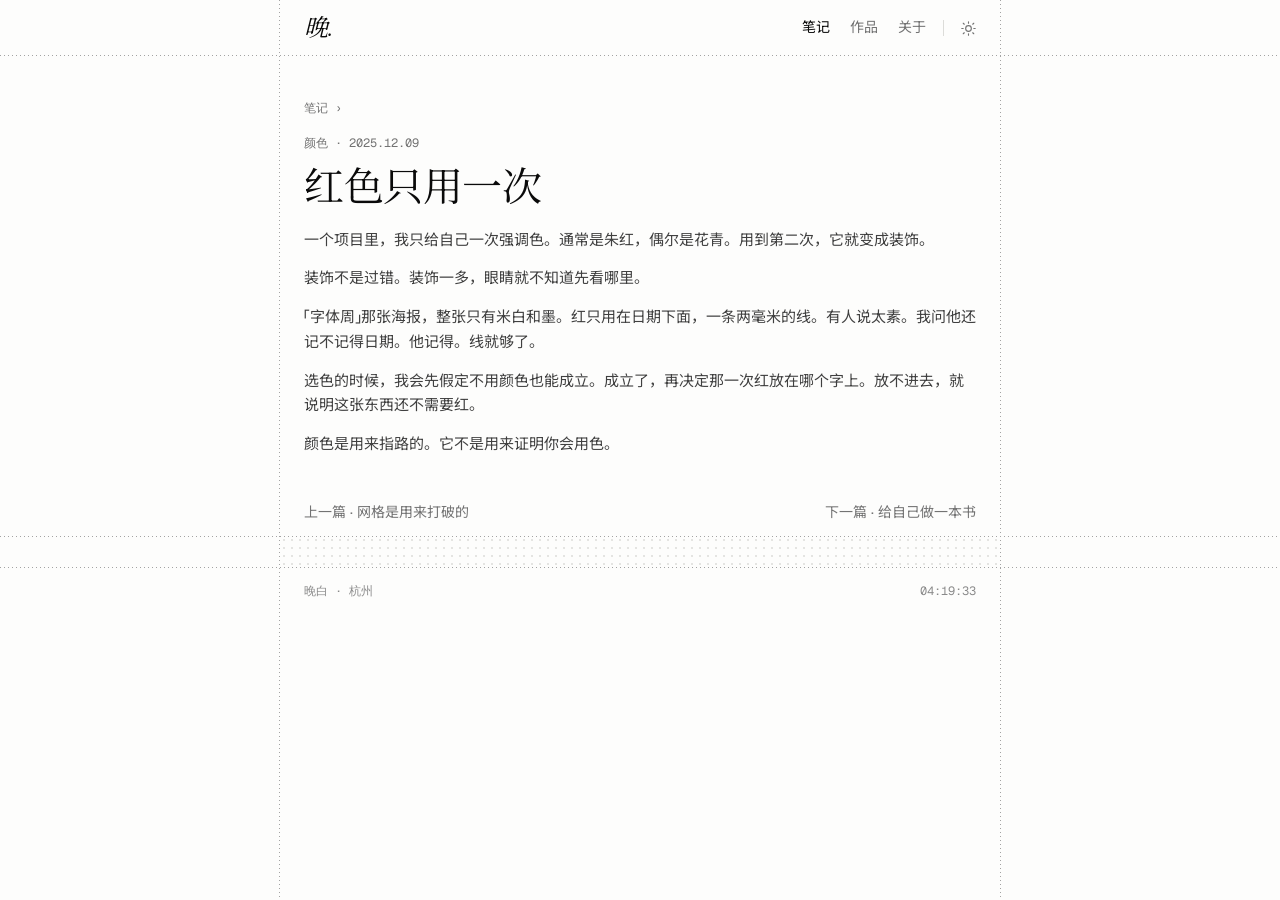
<file: notes/red.html>
<!DOCTYPE html>
<html lang="zh-Hans">
<head>
  <meta charset="UTF-8">
  <meta name="viewport" content="width=device-width, initial-scale=1">
  <title>红色只用一次 — 晚白</title>
  <meta name="description" content="一个项目里只给自己一次强调色。用到第二次，它就变成装饰。">
  <meta name="theme-color" content="#fdfdfc">
  <link rel="icon" href="../img/favicon.png" type="image/png">
  <link rel="preconnect" href="https://fonts.googleapis.com">
  <link rel="preconnect" href="https://fonts.gstatic.com" crossorigin>
  <link rel="stylesheet" href="https://fonts.googleapis.com/css2?family=Geist:wght@400;500;600&family=Geist+Mono:wght@400;500&family=Instrument+Serif:ital@0;1&family=Noto+Sans+SC:wght@400;500&family=Noto+Serif+SC:wght@400;600&display=swap">
  <link rel="stylesheet" href="../css/style.css?v=94">
  <script>try{if(localStorage.getItem("theme")==="dark")document.documentElement.setAttribute("data-theme","dark")}catch(e){}</script>
</head>
<body>
  <a class="skip" href="#main">跳到正文</a>
  <div class="page">
    <header class="top wide">
      <a class="mark" href="../index.html">晚.</a>
      <div class="bar-right">
        <button class="nav-toggle" type="button" aria-expanded="false" aria-controls="site-nav">菜单</button>
        <nav class="nav" id="site-nav">
          <a href="../notes.html" aria-current="page">笔记</a>
          <a href="../work.html">作品</a>
          <a href="../about.html">关于</a>
        </nav>
        <span class="nav-sep" aria-hidden="true"></span>
        <button class="theme" type="button" aria-label="切换深色模式">
          <svg class="sun" viewBox="0 0 24 24" aria-hidden="true"><circle cx="12" cy="12" r="4"/><path d="M12 2.5v2M12 19.5v2M4.6 4.6l1.4 1.4M18 18l1.4 1.4M2.5 12h2M19.5 12h2M4.6 19.4 6 18M18 6l1.4-1.4"/></svg>
          <svg class="moon" viewBox="0 0 24 24" aria-hidden="true"><path d="M20 14.5A8 8 0 0 1 9.5 4a8 8 0 1 0 10.5 10.5z"/></svg>
        </button>
      </div>
      <span class="nav-progress" data-progress aria-hidden="true"></span>
    </header>
  <main id="main">
    <article class="sheet">
      <a class="more" href="../notes.html">笔记 ›</a>
      <p class="kicker">颜色 · 2025.12.09</p>
      <h1>红色只用一次</h1>
      <div class="prose">
        <p>一个项目里，我只给自己一次强调色。通常是朱红，偶尔是花青。用到第二次，它就变成装饰。</p>
        <p>装饰不是过错。装饰一多，眼睛就不知道先看哪里。</p>
        <p>「字体周」那张海报，整张只有米白和墨。红只用在日期下面，一条两毫米的线。有人说太素。我问他还记不记得日期。他记得。线就够了。</p>
        <p>选色的时候，我会先假定不用颜色也能成立。成立了，再决定那一次红放在哪个字上。放不进去，就说明这张东西还不需要红。</p>
        <p>颜色是用来指路的。它不是用来证明你会用色。</p>
      </div>
      <nav class="pager" aria-label="相邻笔记">
        <a href="grid.html">上一篇 · 网格是用来打破的</a>
        <a href="book.html">下一篇 · 给自己做一本书</a>
      </nav>
    </article>
  </main>
    <footer class="foot">
      <div class="band" aria-hidden="true"></div>
      <div class="foot-row">
        <span>晚白 · 杭州</span>
        <time id="clock"></time>
      </div>
    </footer>
  </div>
  <script src="../js/site.js"></script>
</body>
</html>
</file>
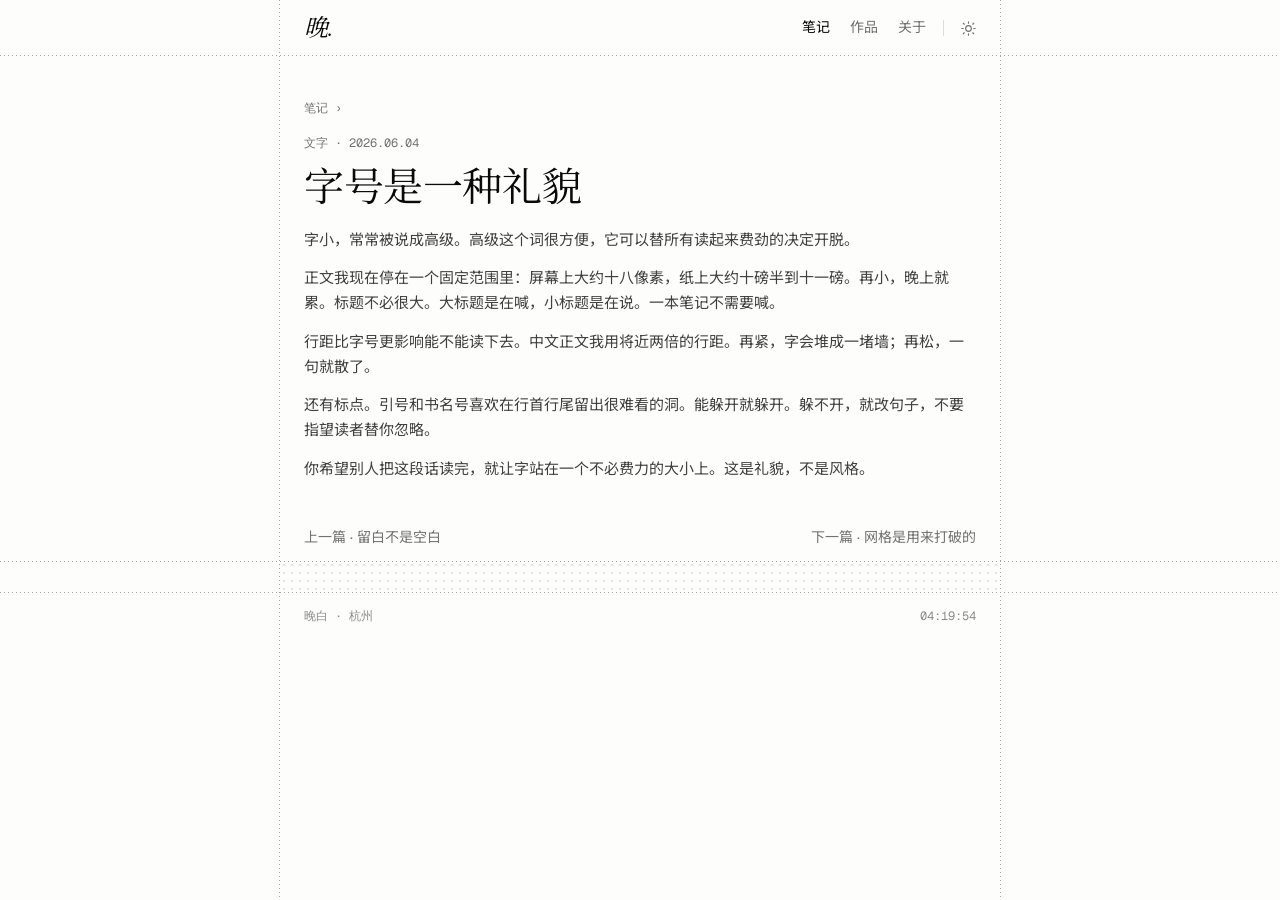
<file: notes/size.html>
<!DOCTYPE html>
<html lang="zh-Hans">
<head>
  <meta charset="UTF-8">
  <meta name="viewport" content="width=device-width, initial-scale=1">
  <title>字号是一种礼貌 — 晚白</title>
  <meta name="description" content="字小常常被说成高级。高级这个词可以替所有读起来费劲的决定开脱。">
  <meta name="theme-color" content="#fdfdfc">
  <link rel="icon" href="../img/favicon.png" type="image/png">
  <link rel="preconnect" href="https://fonts.googleapis.com">
  <link rel="preconnect" href="https://fonts.gstatic.com" crossorigin>
  <link rel="stylesheet" href="https://fonts.googleapis.com/css2?family=Geist:wght@400;500;600&family=Geist+Mono:wght@400;500&family=Instrument+Serif:ital@0;1&family=Noto+Sans+SC:wght@400;500&family=Noto+Serif+SC:wght@400;600&display=swap">
  <link rel="stylesheet" href="../css/style.css?v=94">
  <script>try{if(localStorage.getItem("theme")==="dark")document.documentElement.setAttribute("data-theme","dark")}catch(e){}</script>
</head>
<body>
  <a class="skip" href="#main">跳到正文</a>
  <div class="page">
    <header class="top wide">
      <a class="mark" href="../index.html">晚.</a>
      <div class="bar-right">
        <button class="nav-toggle" type="button" aria-expanded="false" aria-controls="site-nav">菜单</button>
        <nav class="nav" id="site-nav">
          <a href="../notes.html" aria-current="page">笔记</a>
          <a href="../work.html">作品</a>
          <a href="../about.html">关于</a>
        </nav>
        <span class="nav-sep" aria-hidden="true"></span>
        <button class="theme" type="button" aria-label="切换深色模式">
          <svg class="sun" viewBox="0 0 24 24" aria-hidden="true"><circle cx="12" cy="12" r="4"/><path d="M12 2.5v2M12 19.5v2M4.6 4.6l1.4 1.4M18 18l1.4 1.4M2.5 12h2M19.5 12h2M4.6 19.4 6 18M18 6l1.4-1.4"/></svg>
          <svg class="moon" viewBox="0 0 24 24" aria-hidden="true"><path d="M20 14.5A8 8 0 0 1 9.5 4a8 8 0 1 0 10.5 10.5z"/></svg>
        </button>
      </div>
      <span class="nav-progress" data-progress aria-hidden="true"></span>
    </header>
  <main id="main">
    <article class="sheet">
      <a class="more" href="../notes.html">笔记 ›</a>
      <p class="kicker">文字 · 2026.06.04</p>
      <h1>字号是一种礼貌</h1>
      <div class="prose">
        <p>字小，常常被说成高级。高级这个词很方便，它可以替所有读起来费劲的决定开脱。</p>
        <p>正文我现在停在一个固定范围里：屏幕上大约十八像素，纸上大约十磅半到十一磅。再小，晚上就累。标题不必很大。大标题是在喊，小标题是在说。一本笔记不需要喊。</p>
        <p>行距比字号更影响能不能读下去。中文正文我用将近两倍的行距。再紧，字会堆成一堵墙；再松，一句就散了。</p>
        <p>还有标点。引号和书名号喜欢在行首行尾留出很难看的洞。能躲开就躲开。躲不开，就改句子，不要指望读者替你忽略。</p>
        <p>你希望别人把这段话读完，就让字站在一个不必费力的大小上。这是礼貌，不是风格。</p>
      </div>
      <nav class="pager" aria-label="相邻笔记">
        <a href="blank.html">上一篇 · 留白不是空白</a>
        <a href="grid.html">下一篇 · 网格是用来打破的</a>
      </nav>
    </article>
  </main>
    <footer class="foot">
      <div class="band" aria-hidden="true"></div>
      <div class="foot-row">
        <span>晚白 · 杭州</span>
        <time id="clock"></time>
      </div>
    </footer>
  </div>
  <script src="../js/site.js"></script>
</body>
</html>
</file>
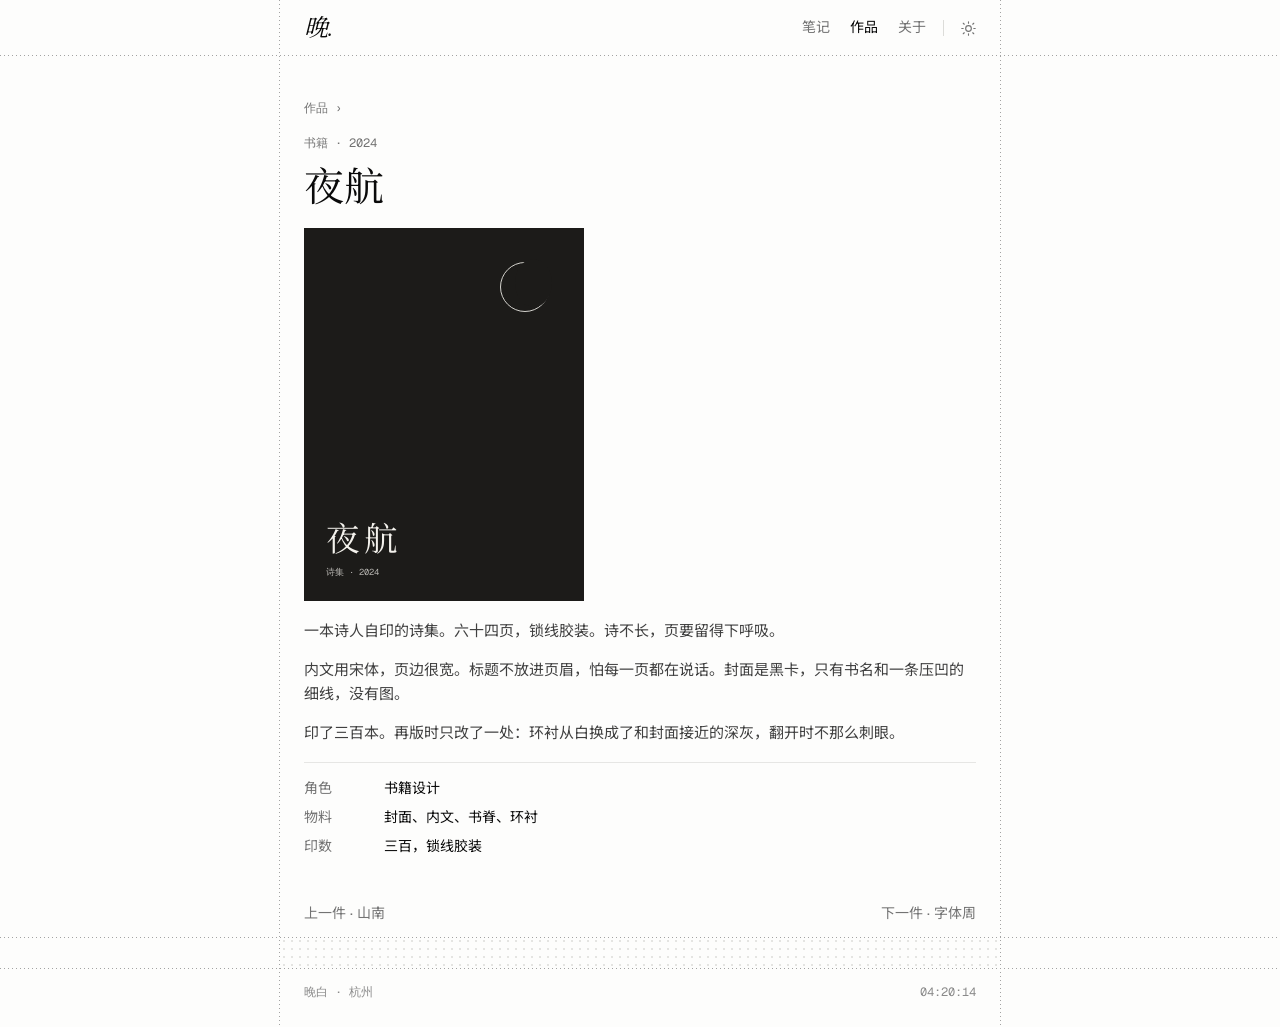
<file: work/night.html>
<!DOCTYPE html>
<html lang="zh-Hans">
<head>
  <meta charset="UTF-8">
  <meta name="viewport" content="width=device-width, initial-scale=1">
  <title>夜航 — 晚白</title>
  <meta name="description" content="诗集《夜航》。黑卡封面，一条压凹的细线，没有图。">
  <meta name="theme-color" content="#fdfdfc">
  <link rel="icon" href="../img/favicon.png" type="image/png">
  <link rel="preconnect" href="https://fonts.googleapis.com">
  <link rel="preconnect" href="https://fonts.gstatic.com" crossorigin>
  <link rel="stylesheet" href="https://fonts.googleapis.com/css2?family=Geist:wght@400;500;600&family=Geist+Mono:wght@400;500&family=Instrument+Serif:ital@0;1&family=Noto+Sans+SC:wght@400;500&family=Noto+Serif+SC:wght@400;600&display=swap">
  <link rel="stylesheet" href="../css/style.css?v=94">
  <script>try{if(localStorage.getItem("theme")==="dark")document.documentElement.setAttribute("data-theme","dark")}catch(e){}</script>
</head>
<body>
  <a class="skip" href="#main">跳到正文</a>
  <div class="page">
    <header class="top wide">
      <a class="mark" href="../index.html">晚.</a>
      <div class="bar-right">
        <button class="nav-toggle" type="button" aria-expanded="false" aria-controls="site-nav">菜单</button>
        <nav class="nav" id="site-nav">
          <a href="../notes.html">笔记</a>
          <a href="../work.html" aria-current="page">作品</a>
          <a href="../about.html">关于</a>
        </nav>
        <span class="nav-sep" aria-hidden="true"></span>
        <button class="theme" type="button" aria-label="切换深色模式">
          <svg class="sun" viewBox="0 0 24 24" aria-hidden="true"><circle cx="12" cy="12" r="4"/><path d="M12 2.5v2M12 19.5v2M4.6 4.6l1.4 1.4M18 18l1.4 1.4M2.5 12h2M19.5 12h2M4.6 19.4 6 18M18 6l1.4-1.4"/></svg>
          <svg class="moon" viewBox="0 0 24 24" aria-hidden="true"><path d="M20 14.5A8 8 0 0 1 9.5 4a8 8 0 1 0 10.5 10.5z"/></svg>
        </button>
      </div>
      <span class="nav-progress" data-progress aria-hidden="true"></span>
    </header>
  <main id="main">
    <article class="sheet">
      <a class="more" href="../work.html">作品 ›</a>
      <p class="kicker">书籍 · 2024</p>
      <h1>夜航</h1>
      <div class="cover-poster poster poster-night" aria-hidden="true">
        <span class="poster-moon"></span>
        <span class="poster-title">夜航</span>
        <span class="poster-sub">诗集 · 2024</span>
      </div>
      <div class="prose">
        <p>一本诗人自印的诗集。六十四页，锁线胶装。诗不长，页要留得下呼吸。</p>
        <p>内文用宋体，页边很宽。标题不放进页眉，怕每一页都在说话。封面是黑卡，只有书名和一条压凹的细线，没有图。</p>
        <p>印了三百本。再版时只改了一处：环衬从白换成了和封面接近的深灰，翻开时不那么刺眼。</p>
      </div>
      <dl class="specs">
        <dt>角色</dt><dd>书籍设计</dd>
        <dt>物料</dt><dd>封面、内文、书脊、环衬</dd>
        <dt>印数</dt><dd>三百，锁线胶装</dd>
      </dl>
      <nav class="pager" aria-label="相邻作品">
        <a href="shannan.html">上一件 · 山南</a>
        <a href="typeweek.html">下一件 · 字体周</a>
      </nav>
    </article>
  </main>
    <footer class="foot">
      <div class="band" aria-hidden="true"></div>
      <div class="foot-row">
        <span>晚白 · 杭州</span>
        <time id="clock"></time>
      </div>
    </footer>
  </div>
  <script src="../js/site.js"></script>
</body>
</html>
</file>
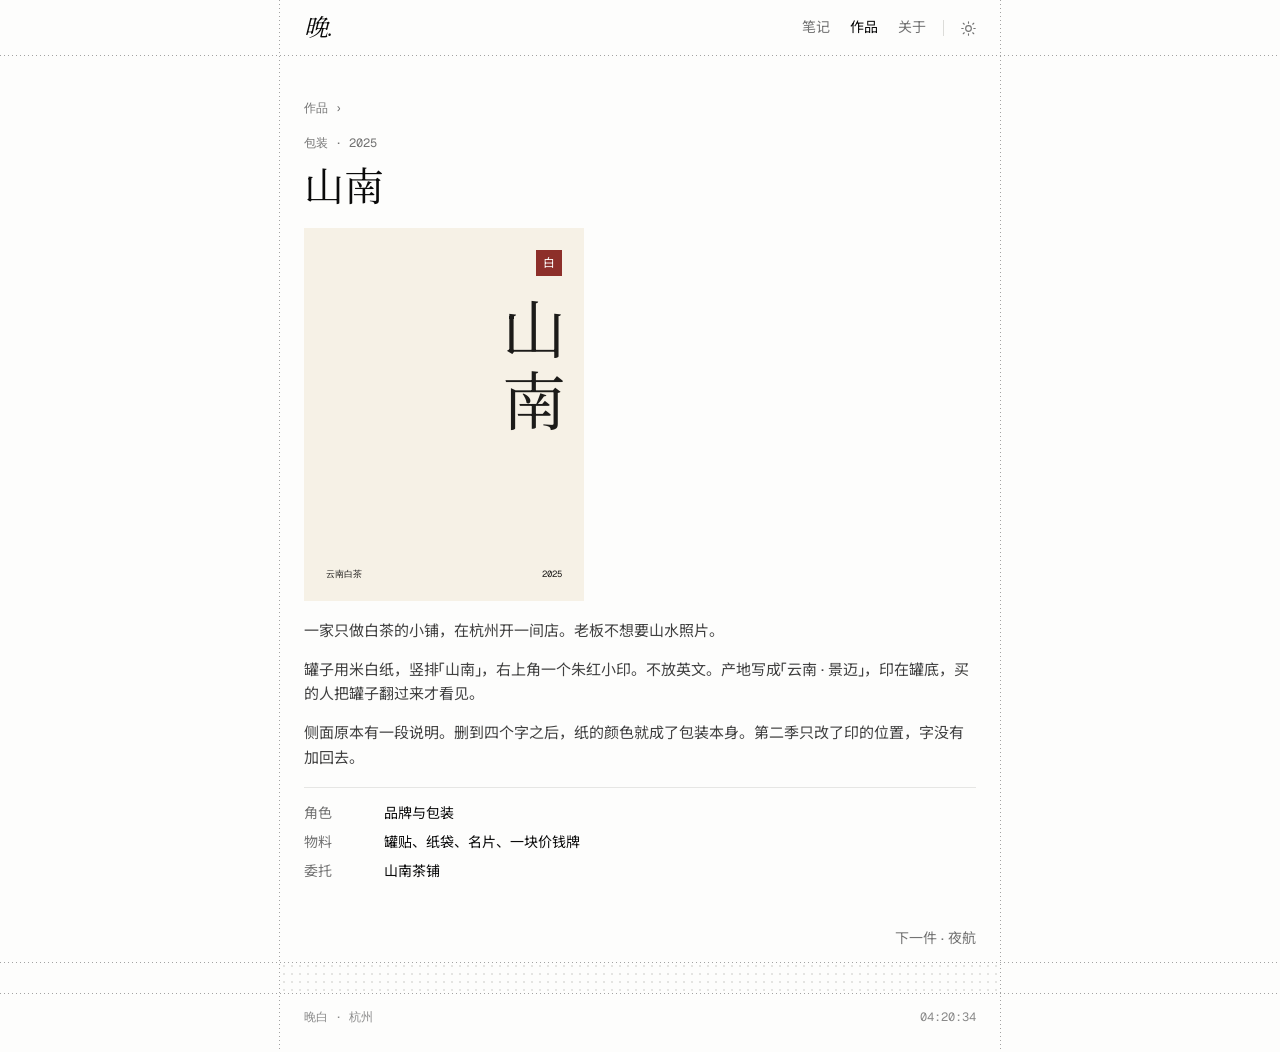
<file: work/shannan.html>
<!DOCTYPE html>
<html lang="zh-Hans">
<head>
  <meta charset="UTF-8">
  <meta name="viewport" content="width=device-width, initial-scale=1">
  <title>山南 — 晚白</title>
  <meta name="description" content="山南茶包装。米白纸、一个朱红小印、竖排的四个字。">
  <meta name="theme-color" content="#fdfdfc">
  <link rel="icon" href="../img/favicon.png" type="image/png">
  <link rel="preconnect" href="https://fonts.googleapis.com">
  <link rel="preconnect" href="https://fonts.gstatic.com" crossorigin>
  <link rel="stylesheet" href="https://fonts.googleapis.com/css2?family=Geist:wght@400;500;600&family=Geist+Mono:wght@400;500&family=Instrument+Serif:ital@0;1&family=Noto+Sans+SC:wght@400;500&family=Noto+Serif+SC:wght@400;600&display=swap">
  <link rel="stylesheet" href="../css/style.css?v=94">
  <script>try{if(localStorage.getItem("theme")==="dark")document.documentElement.setAttribute("data-theme","dark")}catch(e){}</script>
</head>
<body>
  <a class="skip" href="#main">跳到正文</a>
  <div class="page">
    <header class="top wide">
      <a class="mark" href="../index.html">晚.</a>
      <div class="bar-right">
        <button class="nav-toggle" type="button" aria-expanded="false" aria-controls="site-nav">菜单</button>
        <nav class="nav" id="site-nav">
          <a href="../notes.html">笔记</a>
          <a href="../work.html" aria-current="page">作品</a>
          <a href="../about.html">关于</a>
        </nav>
        <span class="nav-sep" aria-hidden="true"></span>
        <button class="theme" type="button" aria-label="切换深色模式">
          <svg class="sun" viewBox="0 0 24 24" aria-hidden="true"><circle cx="12" cy="12" r="4"/><path d="M12 2.5v2M12 19.5v2M4.6 4.6l1.4 1.4M18 18l1.4 1.4M2.5 12h2M19.5 12h2M4.6 19.4 6 18M18 6l1.4-1.4"/></svg>
          <svg class="moon" viewBox="0 0 24 24" aria-hidden="true"><path d="M20 14.5A8 8 0 0 1 9.5 4a8 8 0 1 0 10.5 10.5z"/></svg>
        </button>
      </div>
      <span class="nav-progress" data-progress aria-hidden="true"></span>
    </header>
  <main id="main">
    <article class="sheet">
      <a class="more" href="../work.html">作品 ›</a>
      <p class="kicker">包装 · 2025</p>
      <h1>山南</h1>
      <div class="cover-poster poster poster-tea" aria-hidden="true">
        <span class="poster-seal">白</span>
        <span class="poster-v">山南</span>
        <span class="poster-foot"><span>云南白茶</span><span>2025</span></span>
      </div>
      <div class="prose">
        <p>一家只做白茶的小铺，在杭州开一间店。老板不想要山水照片。</p>
        <p>罐子用米白纸，竖排「山南」，右上角一个朱红小印。不放英文。产地写成「云南 · 景迈」，印在罐底，买的人把罐子翻过来才看见。</p>
        <p>侧面原本有一段说明。删到四个字之后，纸的颜色就成了包装本身。第二季只改了印的位置，字没有加回去。</p>
      </div>
      <dl class="specs">
        <dt>角色</dt><dd>品牌与包装</dd>
        <dt>物料</dt><dd>罐贴、纸袋、名片、一块价钱牌</dd>
        <dt>委托</dt><dd>山南茶铺</dd>
      </dl>
      <nav class="pager" aria-label="相邻作品">
        <span></span>
        <a href="night.html">下一件 · 夜航</a>
      </nav>
    </article>
  </main>
    <footer class="foot">
      <div class="band" aria-hidden="true"></div>
      <div class="foot-row">
        <span>晚白 · 杭州</span>
        <time id="clock"></time>
      </div>
    </footer>
  </div>
  <script src="../js/site.js"></script>
</body>
</html>
</file>
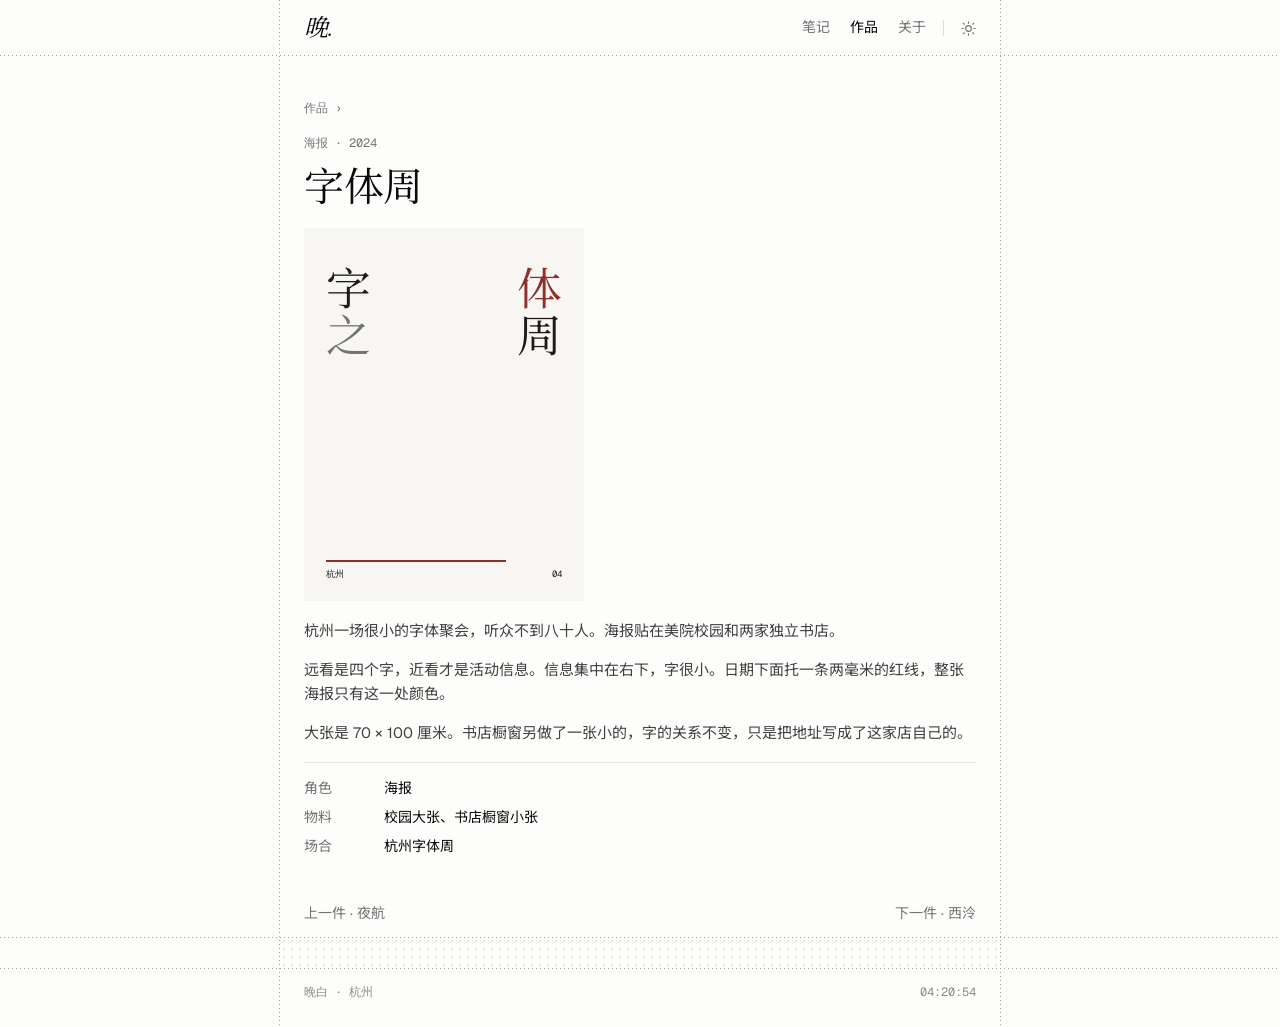
<file: work/typeweek.html>
<!DOCTYPE html>
<html lang="zh-Hans">
<head>
  <meta charset="UTF-8">
  <meta name="viewport" content="width=device-width, initial-scale=1">
  <title>字体周 — 晚白</title>
  <meta name="description" content="杭州一场很小的字体聚会。远看是四个字，近看才是活动信息。">
  <meta name="theme-color" content="#fdfdfc">
  <link rel="icon" href="../img/favicon.png" type="image/png">
  <link rel="preconnect" href="https://fonts.googleapis.com">
  <link rel="preconnect" href="https://fonts.gstatic.com" crossorigin>
  <link rel="stylesheet" href="https://fonts.googleapis.com/css2?family=Geist:wght@400;500;600&family=Geist+Mono:wght@400;500&family=Instrument+Serif:ital@0;1&family=Noto+Sans+SC:wght@400;500&family=Noto+Serif+SC:wght@400;600&display=swap">
  <link rel="stylesheet" href="../css/style.css?v=94">
  <script>try{if(localStorage.getItem("theme")==="dark")document.documentElement.setAttribute("data-theme","dark")}catch(e){}</script>
</head>
<body>
  <a class="skip" href="#main">跳到正文</a>
  <div class="page">
    <header class="top wide">
      <a class="mark" href="../index.html">晚.</a>
      <div class="bar-right">
        <button class="nav-toggle" type="button" aria-expanded="false" aria-controls="site-nav">菜单</button>
        <nav class="nav" id="site-nav">
          <a href="../notes.html">笔记</a>
          <a href="../work.html" aria-current="page">作品</a>
          <a href="../about.html">关于</a>
        </nav>
        <span class="nav-sep" aria-hidden="true"></span>
        <button class="theme" type="button" aria-label="切换深色模式">
          <svg class="sun" viewBox="0 0 24 24" aria-hidden="true"><circle cx="12" cy="12" r="4"/><path d="M12 2.5v2M12 19.5v2M4.6 4.6l1.4 1.4M18 18l1.4 1.4M2.5 12h2M19.5 12h2M4.6 19.4 6 18M18 6l1.4-1.4"/></svg>
          <svg class="moon" viewBox="0 0 24 24" aria-hidden="true"><path d="M20 14.5A8 8 0 0 1 9.5 4a8 8 0 1 0 10.5 10.5z"/></svg>
        </button>
      </div>
      <span class="nav-progress" data-progress aria-hidden="true"></span>
    </header>
  <main id="main">
    <article class="sheet">
      <a class="more" href="../work.html">作品 ›</a>
      <p class="kicker">海报 · 2024</p>
      <h1>字体周</h1>
      <div class="cover-poster poster poster-type" aria-hidden="true">
        <span class="grid-chars"><em>字</em><em>体</em><em>之</em><em>周</em></span>
        <span class="poster-rule"></span>
        <span class="poster-foot"><span>杭州</span><span>04</span></span>
      </div>
      <div class="prose">
        <p>杭州一场很小的字体聚会，听众不到八十人。海报贴在美院校园和两家独立书店。</p>
        <p>远看是四个字，近看才是活动信息。信息集中在右下，字很小。日期下面托一条两毫米的红线，整张海报只有这一处颜色。</p>
        <p>大张是 70 × 100 厘米。书店橱窗另做了一张小的，字的关系不变，只是把地址写成了这家店自己的。</p>
      </div>
      <dl class="specs">
        <dt>角色</dt><dd>海报</dd>
        <dt>物料</dt><dd>校园大张、书店橱窗小张</dd>
        <dt>场合</dt><dd>杭州字体周</dd>
      </dl>
      <nav class="pager" aria-label="相邻作品">
        <a href="night.html">上一件 · 夜航</a>
        <a href="xiling.html">下一件 · 西泠</a>
      </nav>
    </article>
  </main>
    <footer class="foot">
      <div class="band" aria-hidden="true"></div>
      <div class="foot-row">
        <span>晚白 · 杭州</span>
        <time id="clock"></time>
      </div>
    </footer>
  </div>
  <script src="../js/site.js"></script>
</body>
</html>
</file>
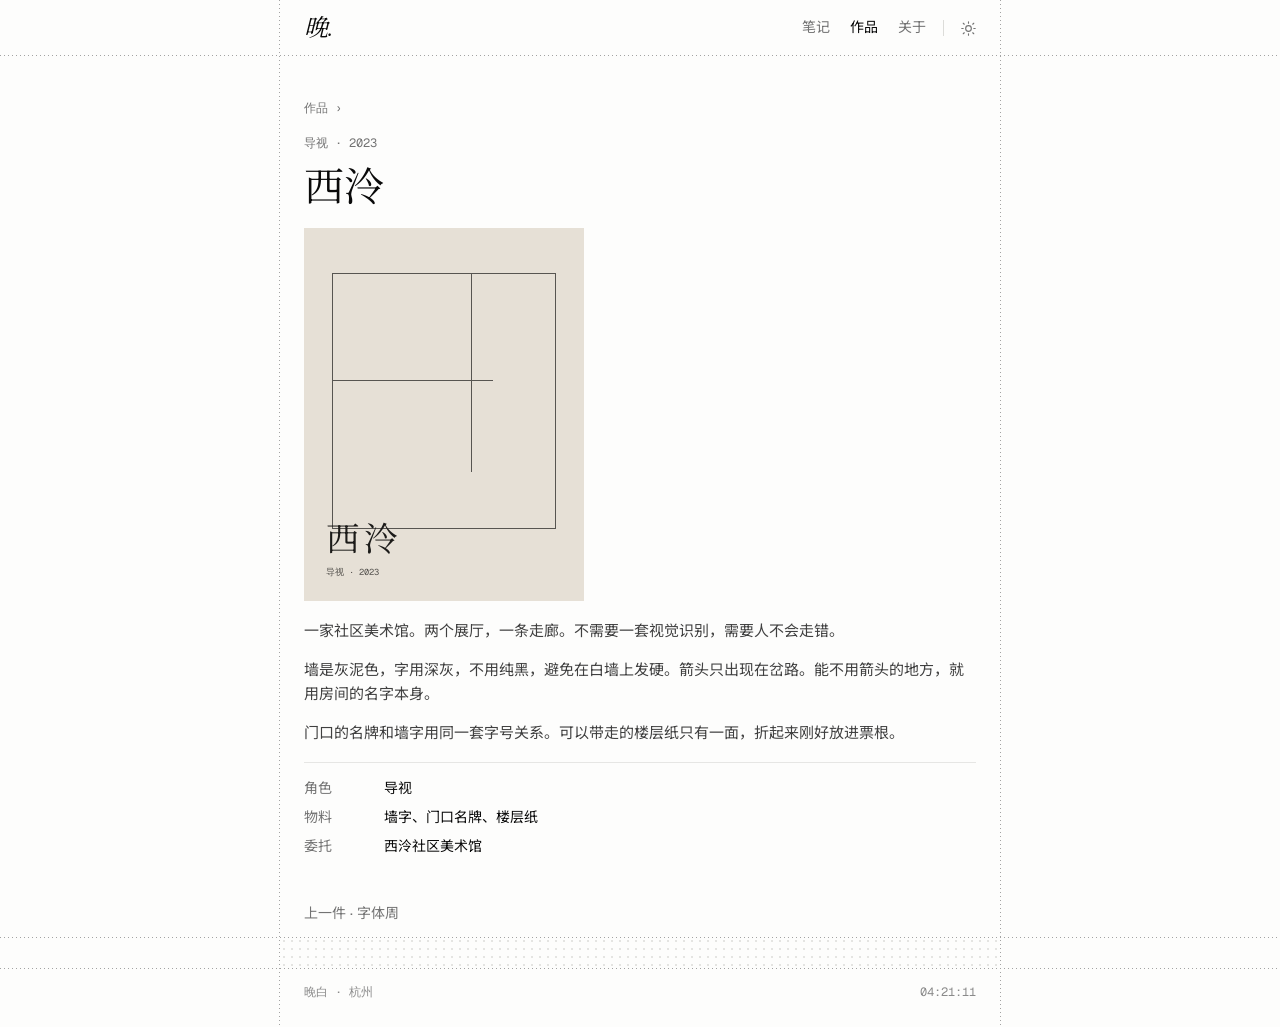
<file: work/xiling.html>
<!DOCTYPE html>
<html lang="zh-Hans">
<head>
  <meta charset="UTF-8">
  <meta name="viewport" content="width=device-width, initial-scale=1">
  <title>西泠 — 晚白</title>
  <meta name="description" content="一家社区美术馆的导视。不需要一套视觉识别，需要人不会走错。">
  <meta name="theme-color" content="#fdfdfc">
  <link rel="icon" href="../img/favicon.png" type="image/png">
  <link rel="preconnect" href="https://fonts.googleapis.com">
  <link rel="preconnect" href="https://fonts.gstatic.com" crossorigin>
  <link rel="stylesheet" href="https://fonts.googleapis.com/css2?family=Geist:wght@400;500;600&family=Geist+Mono:wght@400;500&family=Instrument+Serif:ital@0;1&family=Noto+Sans+SC:wght@400;500&family=Noto+Serif+SC:wght@400;600&display=swap">
  <link rel="stylesheet" href="../css/style.css?v=94">
  <script>try{if(localStorage.getItem("theme")==="dark")document.documentElement.setAttribute("data-theme","dark")}catch(e){}</script>
</head>
<body>
  <a class="skip" href="#main">跳到正文</a>
  <div class="page">
    <header class="top wide">
      <a class="mark" href="../index.html">晚.</a>
      <div class="bar-right">
        <button class="nav-toggle" type="button" aria-expanded="false" aria-controls="site-nav">菜单</button>
        <nav class="nav" id="site-nav">
          <a href="../notes.html">笔记</a>
          <a href="../work.html" aria-current="page">作品</a>
          <a href="../about.html">关于</a>
        </nav>
        <span class="nav-sep" aria-hidden="true"></span>
        <button class="theme" type="button" aria-label="切换深色模式">
          <svg class="sun" viewBox="0 0 24 24" aria-hidden="true"><circle cx="12" cy="12" r="4"/><path d="M12 2.5v2M12 19.5v2M4.6 4.6l1.4 1.4M18 18l1.4 1.4M2.5 12h2M19.5 12h2M4.6 19.4 6 18M18 6l1.4-1.4"/></svg>
          <svg class="moon" viewBox="0 0 24 24" aria-hidden="true"><path d="M20 14.5A8 8 0 0 1 9.5 4a8 8 0 1 0 10.5 10.5z"/></svg>
        </button>
      </div>
      <span class="nav-progress" data-progress aria-hidden="true"></span>
    </header>
  <main id="main">
    <article class="sheet">
      <a class="more" href="../work.html">作品 ›</a>
      <p class="kicker">导视 · 2023</p>
      <h1>西泠</h1>
      <div class="cover-poster poster poster-way" aria-hidden="true">
        <span class="plan"></span>
        <span class="poster-title">西泠</span>
        <span class="poster-sub">导视 · 2023</span>
      </div>
      <div class="prose">
        <p>一家社区美术馆。两个展厅，一条走廊。不需要一套视觉识别，需要人不会走错。</p>
        <p>墙是灰泥色，字用深灰，不用纯黑，避免在白墙上发硬。箭头只出现在岔路。能不用箭头的地方，就用房间的名字本身。</p>
        <p>门口的名牌和墙字用同一套字号关系。可以带走的楼层纸只有一面，折起来刚好放进票根。</p>
      </div>
      <dl class="specs">
        <dt>角色</dt><dd>导视</dd>
        <dt>物料</dt><dd>墙字、门口名牌、楼层纸</dd>
        <dt>委托</dt><dd>西泠社区美术馆</dd>
      </dl>
      <nav class="pager" aria-label="相邻作品">
        <a href="typeweek.html">上一件 · 字体周</a>
        <span></span>
      </nav>
    </article>
  </main>
    <footer class="foot">
      <div class="band" aria-hidden="true"></div>
      <div class="foot-row">
        <span>晚白 · 杭州</span>
        <time id="clock"></time>
      </div>
    </footer>
  </div>
  <script src="../js/site.js"></script>
</body>
</html>
</file>
<file: css/style.css>
:root {
  --bg: #fdfdfc;
  --fg: #0a0a0a;
  --muted: #737373;
  --prose: #404040;
  --soft: #a3a3a3;
  --line: #e6e6e4;
  --hover: #f5f5f3;
  --pad: 24px;
  --col: 720px;
  --seal: #8d2f2a;
  --serif: "Instrument Serif", "Noto Serif SC", "Songti SC", "SimSun", serif;
  --sans: "Geist", "Noto Sans SC", ui-sans-serif, system-ui, "Segoe UI", "PingFang SC", "Microsoft YaHei", sans-serif;
  --mono: "Geist Mono", "IBM Plex Mono", ui-monospace, "Cascadia Mono", Consolas, monospace;
}

html[data-theme="dark"] {
  --bg: #111110;
  --fg: #f4f4f2;
  --muted: #8a8a86;
  --prose: #c7c7c3;
  --soft: #3f3f3c;
  --line: #2c2c2a;
  --hover: #1c1c1a;
}

* { box-sizing: border-box; }
[hidden] { display: none !important; }
html { scroll-behavior: smooth; }

body {
  margin: 0;
  background: var(--bg);
  color: var(--fg);
  font-family: var(--sans);
  font-size: 15px;
  line-height: 1.65;
  font-weight: 400;
  text-rendering: optimizeLegibility;
  -webkit-font-smoothing: antialiased;
  overflow-x: hidden;
}

button, input, textarea { font: inherit; color: inherit; }
a { color: inherit; text-decoration: none; }
::selection { background: #e7e5e4; color: #0a0a0a; }
html[data-theme="dark"] ::selection { background: #3f3f3c; color: #f4f4f2; }
:focus-visible { outline: 2px solid var(--fg); outline-offset: 3px; }

.skip {
  position: absolute;
  left: 12px;
  top: -40px;
  z-index: 40;
  background: var(--fg);
  color: var(--bg);
  padding: 6px 10px;
}
.skip:focus { top: 8px; }

.page {
  position: relative;
  width: min(var(--col), 100%);
  min-height: 100vh;
  margin: 0 auto;
}

.page::before,
.page::after {
  content: "";
  position: absolute;
  top: 0;
  bottom: 0;
  width: 1px;
  background: linear-gradient(var(--soft) 1px, transparent 1px) 0 0 / 1px 4px repeat-y;
  pointer-events: none;
}
.page::before { left: -1px; }
.page::after { right: -1px; }

figure { margin: 0; }

.wide { position: relative; }
.wide::after {
  content: "";
  position: absolute;
  left: calc(50% - 50vw);
  right: calc(50% - 50vw);
  bottom: 0;
  height: 1px;
  background: linear-gradient(to right, var(--soft) 1px, transparent 1px) 0 0 / 4px 1px repeat-x;
  pointer-events: none;
}
.band {
  position: relative;
  height: 32px;
  background: radial-gradient(circle, #dcdcd9 0.6px, transparent 1px) 0 0 / 8px 8px;
}
html[data-theme="dark"] .band {
  background: radial-gradient(circle, #2c2c2c 0.6px, transparent 1px) 0 0 / 8px 8px;
}
.band::before,
.band::after {
  content: "";
  position: absolute;
  left: calc(50% - 50vw);
  right: calc(50% - 50vw);
  height: 1px;
  background: linear-gradient(to right, var(--soft) 1px, transparent 1px) 0 0 / 4px 1px repeat-x;
  pointer-events: none;
}
.band::before { top: 0; }
.band::after { bottom: 0; }

.top {
  position: sticky;
  top: 0;
  z-index: 20;
  display: flex;
  align-items: center;
  justify-content: space-between;
  height: 56px;
  padding: 0 16px 0 var(--pad);
  background: color-mix(in srgb, var(--bg) 86%, transparent);
  backdrop-filter: blur(12px);
}

.bar-right { display: flex; align-items: center; gap: 2px; }

.mark {
  font-family: var(--serif);
  font-style: italic;
  font-size: 24px;
  line-height: 1;
  letter-spacing: -0.24px;
}

.nav {
  display: flex;
  align-items: center;
  gap: 2px;
}
.nav a {
  padding: 5px 9px;
  border-radius: 8px;
  font-size: 14px;
  color: var(--muted);
}
.nav a:hover { color: var(--fg); background: var(--hover); }
.nav a[aria-current="page"] { color: var(--fg); }

.nav-sep {
  width: 1px;
  height: 16px;
  margin: 0 6px;
  background: #dcdcd9;
}
html[data-theme="dark"] .nav-sep { background: #2c2c2c; }

.theme, .nav-toggle {
  display: inline-grid;
  place-items: center;
  width: 32px;
  height: 32px;
  padding: 0;
  border: 0;
  border-radius: 8px;
  background: transparent;
  color: var(--muted);
  cursor: pointer;
}
.theme:hover { color: var(--fg); background: var(--hover); }
.theme svg {
  width: 17px;
  height: 17px;
  fill: none;
  stroke: currentColor;
  stroke-width: 1.6;
  stroke-linecap: round;
  stroke-linejoin: round;
}
.nav-toggle { display: none; width: auto; padding: 0 8px; border-radius: 8px; font-size: 14px; color: var(--fg); }
.theme .moon { display: none; }
html[data-theme="dark"] .theme .sun { display: none; }
html[data-theme="dark"] .theme .moon { display: block; }

.nav-progress {
  position: absolute;
  left: 0;
  right: 0;
  bottom: 0;
  z-index: 2;
  height: 1px;
  background: var(--fg);
  transform: scaleX(0);
  transform-origin: left center;
  pointer-events: none;
}

.cover { position: relative; }
.cover-frame {
  position: relative;
  aspect-ratio: 2.25 / 1;
  overflow: hidden;
  background: #1fc8ec;
}
.cover-canvas {
  display: block;
  width: 100%;
  height: 100%;
  cursor: crosshair;
  touch-action: pan-y;
}
.cover-frame .poster {
  position: absolute;
  inset: 0;
  aspect-ratio: auto;
  height: 100%;
  border: 0;
}
.cover-cap {
  position: absolute;
  right: 10px;
  bottom: 10px;
  z-index: 1;
  padding: 3px 8px;
  border-radius: 6px;
  background: color-mix(in srgb, var(--bg) 88%, transparent);
  color: var(--muted);
  font-family: var(--mono);
  font-size: 11px;
}

.profile {
  display: flex;
  align-items: flex-end;
  gap: 18px;
  margin-top: -34px;
  padding: 0 var(--pad) 18px;
  position: relative;
  z-index: 2;
}
.profile .who { min-width: 0; padding-bottom: 4px; }
.avatar {
  flex: none;
  width: 112px;
  height: 112px;
  display: grid;
  place-items: center;
  border-radius: 22px;
  border: 1px solid #dcdcd9;
  overflow: hidden;
  background: #f2f2f0;
  box-shadow: 0 0 0 4px var(--bg);
}
.avatar img {
  display: block;
  width: 100%;
  height: 100%;
  object-fit: cover;
}
.profile h1 {
  margin: 0;
  font-family: var(--serif);
  font-weight: 400;
  font-size: 40px;
  line-height: 1;
  letter-spacing: -0.6px;
}
.role {
  margin: 8px 0 0;
  color: var(--muted);
  font-family: var(--mono);
  font-size: 13px;
  line-height: 1.5;
}

.facts {
  display: grid;
  grid-template-columns: 1fr 1fr;
  gap: 10px 24px;
  margin: 0;
  padding: 6px var(--pad) 20px;
  list-style: none;
  color: var(--prose);
  font-family: var(--mono);
  font-size: 13px;
  line-height: 1.5;
}
.facts li { display: flex; gap: 10px; align-items: center; min-width: 0; }
.facts svg { flex: none; width: 15px; height: 15px; color: var(--soft); }
.facts .end { justify-content: flex-end; text-align: right; }

.pills {
  display: flex;
  flex-wrap: wrap;
  gap: 8px;
  margin: 0;
  padding: 0 var(--pad) 24px;
}
.pill {
  display: inline-flex;
  align-items: center;
  gap: 6px;
  height: 32px;
  padding: 0 12px;
  border: 1px solid var(--line);
  border-radius: 9px;
  background: var(--bg);
  font-size: 13px;
  color: var(--prose);
  cursor: pointer;
}
.pill:hover { background: var(--hover); }

.sec-head { padding: 16px var(--pad) 12px; }
.sec-head h2 {
  margin: 0;
  font-family: var(--serif);
  font-weight: 400;
  font-size: 30px;
  line-height: 33px;
  letter-spacing: -0.3px;
}
.sec-body { padding: 22px var(--pad) 30px; }

.prose p { margin: 0 0 14px; color: var(--prose); }
.more {
  display: inline-flex;
  align-items: center;
  gap: 6px;
  margin-top: 18px;
  color: var(--muted);
  font-family: var(--mono);
  font-size: 12px;
  line-height: 1;
}
.more:hover { color: var(--fg); }

.note-row {
  display: grid;
  grid-template-columns: minmax(0, 1fr) auto;
  gap: 2px 16px;
  padding: 11px 0;
}
.note-title { font-size: 15px; font-weight: 500; }
.note-row:hover .note-title { text-decoration: underline; text-underline-offset: 3px; }
.note-excerpt { grid-column: 1 / -1; color: var(--prose); font-size: 14px; }
.note-meta { color: var(--muted); font-family: var(--mono); font-size: 12px; }

.filters { display: flex; flex-wrap: wrap; gap: 8px 14px; margin: 0 0 8px; }
.filters button {
  border: 0;
  background: none;
  padding: 0;
  color: var(--muted);
  font-size: 13px;
  cursor: pointer;
}
.filters button.is-active,
.filters button:hover { color: var(--fg); }

.job {
  display: grid;
  grid-template-columns: 34px minmax(0, 1fr) auto;
  gap: 2px 14px;
  padding: 14px 0;
}
.swatch {
  width: 34px;
  height: 34px;
  display: grid;
  place-items: center;
  border-radius: 9px;
  border: 1px solid var(--line);
  font-family: var(--serif);
  font-size: 15px;
}
.swatch-tea { background: #f6f1e6; color: #1c1b19; }
.swatch-night { background: #1c1b19; color: #f3f1ec; border-color: #1c1b19; }
.swatch-type { background: var(--bg); color: var(--seal); }
.swatch-way { background: #e6e0d6; color: #1c1b19; }
.job h3 {
  margin: 0;
  font-family: var(--sans);
  font-size: 15px;
  font-weight: 500;
}
.job-role { margin: 0; color: var(--muted); font-size: 14px; }
.job-when {
  margin: 0;
  color: var(--muted);
  font-family: var(--mono);
  font-size: 12px;
  line-height: 1.45;
  text-align: right;
}
.job-copy { grid-column: 2 / -1; margin: 8px 0 0; color: var(--prose); }
.job .more { grid-column: 2 / -1; }
.status {
  display: inline-flex;
  align-items: center;
  height: 20px;
  margin-left: 8px;
  padding: 0 8px;
  border: 1px solid var(--line);
  border-radius: 99px;
  font-weight: 500;
  font-size: 11px;
  color: var(--prose);
  vertical-align: 2px;
}

.cards {
  display: grid;
  grid-template-columns: 1fr 1fr;
  gap: 10px;
  margin-top: 6px;
}
.card {
  position: relative;
  display: block;
  min-height: 122px;
  padding: 14px 16px 16px;
  border: 1px solid var(--line);
  border-radius: 12px;
  background: var(--bg);
}
.card:hover { background: var(--hover); }
.card-kicker { display: block; margin-bottom: 10px; color: var(--soft); font-family: var(--mono); font-size: 11px; line-height: 1; }
.card h3 { margin: 0 0 4px; font-family: var(--sans); font-size: 15px; font-weight: 500; }
.card p { margin: 0; color: var(--muted); font-size: 13.5px; line-height: 1.5; }
.card-arrow { position: absolute; top: 14px; right: 14px; color: var(--muted); }

.sheet { padding: 28px var(--pad) 12px; }
.sheet h1 {
  margin: 10px 0 18px;
  font-family: var(--serif);
  font-weight: 400;
  font-size: 40px;
  line-height: 1.15;
  letter-spacing: -0.4px;
}
.kicker {
  margin: 14px 0 0;
  color: var(--muted);
  font-family: var(--mono);
  font-size: 12px;
}
.lede { margin: 0 0 14px; color: var(--prose); }

.cover-poster {
  width: min(280px, 100%);
  margin: 4px 0 18px;
}
.specs {
  display: grid;
  grid-template-columns: 64px 1fr;
  gap: 6px 16px;
  margin: 16px 0 0;
  padding-top: 14px;
  border-top: 1px solid var(--line);
  font-size: 14px;
}
.specs dt { color: var(--muted); }
.specs dd { margin: 0; }

.pager {
  display: flex;
  justify-content: space-between;
  gap: 16px;
  margin-top: 28px;
  padding-top: 16px;
  color: var(--muted);
  font-size: 14px;
}
.pager a:hover { color: var(--fg); }

.letter-form {
  display: flex;
  flex-direction: column;
  align-items: flex-start;
  gap: 4px;
  max-width: 420px;
}
.letter-form label {
  margin-top: 12px;
  color: var(--muted);
  font-family: var(--mono);
  font-size: 12px;
}
.letter-form input,
.letter-form textarea {
  width: 100%;
  border: 0;
  border-bottom: 1px solid var(--line);
  border-radius: 0;
  background: transparent;
  padding: 8px 0;
}
.letter-form textarea { min-height: 72px; resize: vertical; }
.letter-form input:focus,
.letter-form textarea:focus { outline: none; border-bottom-color: var(--fg); }
.form-done, .empty-note { margin: 12px 0 0; color: var(--prose); }

.end-hi {
  margin: 0;
  padding: 26px var(--pad) 8px;
  font-family: var(--serif);
  font-style: italic;
  font-size: 24px;
  line-height: 1.2;
}
.foot-row {
  display: flex;
  justify-content: space-between;
  align-items: baseline;
  gap: 16px;
  padding: 14px var(--pad) 26px;
  color: #8a8a8a;
  font-family: var(--mono);
  font-size: 12px;
  line-height: 1.5;
}

.poster {
  container-type: inline-size;
  position: relative;
  display: block;
  aspect-ratio: 3 / 4;
  overflow: hidden;
  background: #f6f1e6;
  color: #1c1b19;
}
.poster-tea { background: #f6f1e6; color: #1c1b19; }
.poster-seal {
  position: absolute;
  top: 8cqw;
  right: 8cqw;
  width: 9cqw;
  height: 9cqw;
  display: grid;
  place-items: center;
  background: var(--seal);
  color: #fdfdfc;
  font-size: 4.2cqw;
  line-height: 1;
}
.poster-v {
  position: absolute;
  top: 18%;
  right: 9%;
  writing-mode: vertical-rl;
  font-family: var(--serif);
  font-size: 64px;
  letter-spacing: 0.14em;
  line-height: 1;
}
.cover-frame .poster-v { font-size: 64px; top: 36px; right: 64px; }
.poster-foot {
  position: absolute;
  left: 8cqw;
  right: 8cqw;
  bottom: 7cqw;
  display: flex;
  justify-content: space-between;
  font-family: var(--mono);
  font-size: 3.2cqw;
}
.poster-night { background: #1c1b19; color: #f3f1ec; }
.poster-moon {
  position: absolute;
  top: 12cqw;
  right: 12cqw;
  width: 18cqw;
  height: 18cqw;
  border: 1px solid rgba(243, 241, 236, 0.85);
  border-radius: 50%;
}
.poster-moon::after {
  content: "";
  position: absolute;
  top: -8%;
  left: 28%;
  width: 78%;
  height: 100%;
  background: #1c1b19;
  border-radius: 50%;
}
.poster-title {
  position: absolute;
  left: 8cqw;
  bottom: 16cqw;
  font-family: var(--serif);
  font-size: 12cqw;
  letter-spacing: 0.12em;
  line-height: 1;
}
.poster-sub {
  position: absolute;
  left: 8cqw;
  bottom: 8cqw;
  font-family: var(--mono);
  font-size: 3.1cqw;
  opacity: 0.72;
}
.poster-type { background: #f7f6f3; color: #1c1b19; }
.grid-chars {
  position: absolute;
  inset: 14cqw 8cqw auto 8cqw;
  display: grid;
  grid-template-columns: 1fr 1fr;
  font-family: var(--serif);
  font-size: 16cqw;
  line-height: 1.05;
}
.grid-chars em { font-style: normal; }
.grid-chars em:nth-child(2),
.grid-chars em:nth-child(4) { text-align: right; }
.grid-chars em:nth-child(2) { color: var(--seal); }
.grid-chars em:nth-child(3) { color: var(--muted); }
.poster-rule {
  position: absolute;
  left: 8cqw;
  right: 28cqw;
  bottom: 14cqw;
  height: 2px;
  background: var(--seal);
}
.poster-way { background: #e6e0d6; color: #1c1b19; }
.plan {
  position: absolute;
  inset: 16cqw 10cqw 26cqw 10cqw;
  border: 1px solid currentColor;
  opacity: 0.7;
}
.plan::before, .plan::after { content: ""; position: absolute; background: currentColor; }
.plan::before { top: 42%; left: 0; right: 28%; height: 1px; }
.plan::after { top: 0; bottom: 22%; left: 62%; width: 1px; }

.sheet .sec-body { padding: 4px 0 24px; }
.sheet .sec-head {
  margin-left: calc(var(--pad) * -1);
  margin-right: calc(var(--pad) * -1);
  padding: 26px var(--pad) 0;
}
@media (max-width: 760px) {
  :root { --pad: 20px; }
  .page::before, .page::after { display: none; }
  .profile h1, .sheet h1 { font-size: 36px; }
  .facts { grid-template-columns: 1fr; }
  .facts .end { justify-content: flex-start; text-align: left; }
  .cards { grid-template-columns: 1fr; }
  .nav-toggle { display: inline-flex; }
  .nav {
    display: none;
    position: absolute;
    top: 56px;
    left: 0;
    right: 0;
    flex-direction: column;
    align-items: flex-start;
    gap: 0;
    padding: 8px 20px 14px;
    background: var(--bg);
    border-bottom: 1px solid var(--line);
  }
  .nav.is-open { display: flex; }
  .nav a { padding: 10px 0; width: 100%; }
  .theme { position: static; }
  .pager { flex-direction: column; }
}

@media (max-width: 560px) {
  .cover-frame { aspect-ratio: 1.7 / 1; }
  .profile { flex-direction: column; align-items: flex-start; gap: 14px; margin-top: -40px; }
  .avatar { width: 92px; height: 92px; font-size: 42px; border-radius: 18px; }
  .profile .who { padding-bottom: 0; }
}

@media (prefers-reduced-motion: reduce) {
  html { scroll-behavior: auto; }
}
</file>
